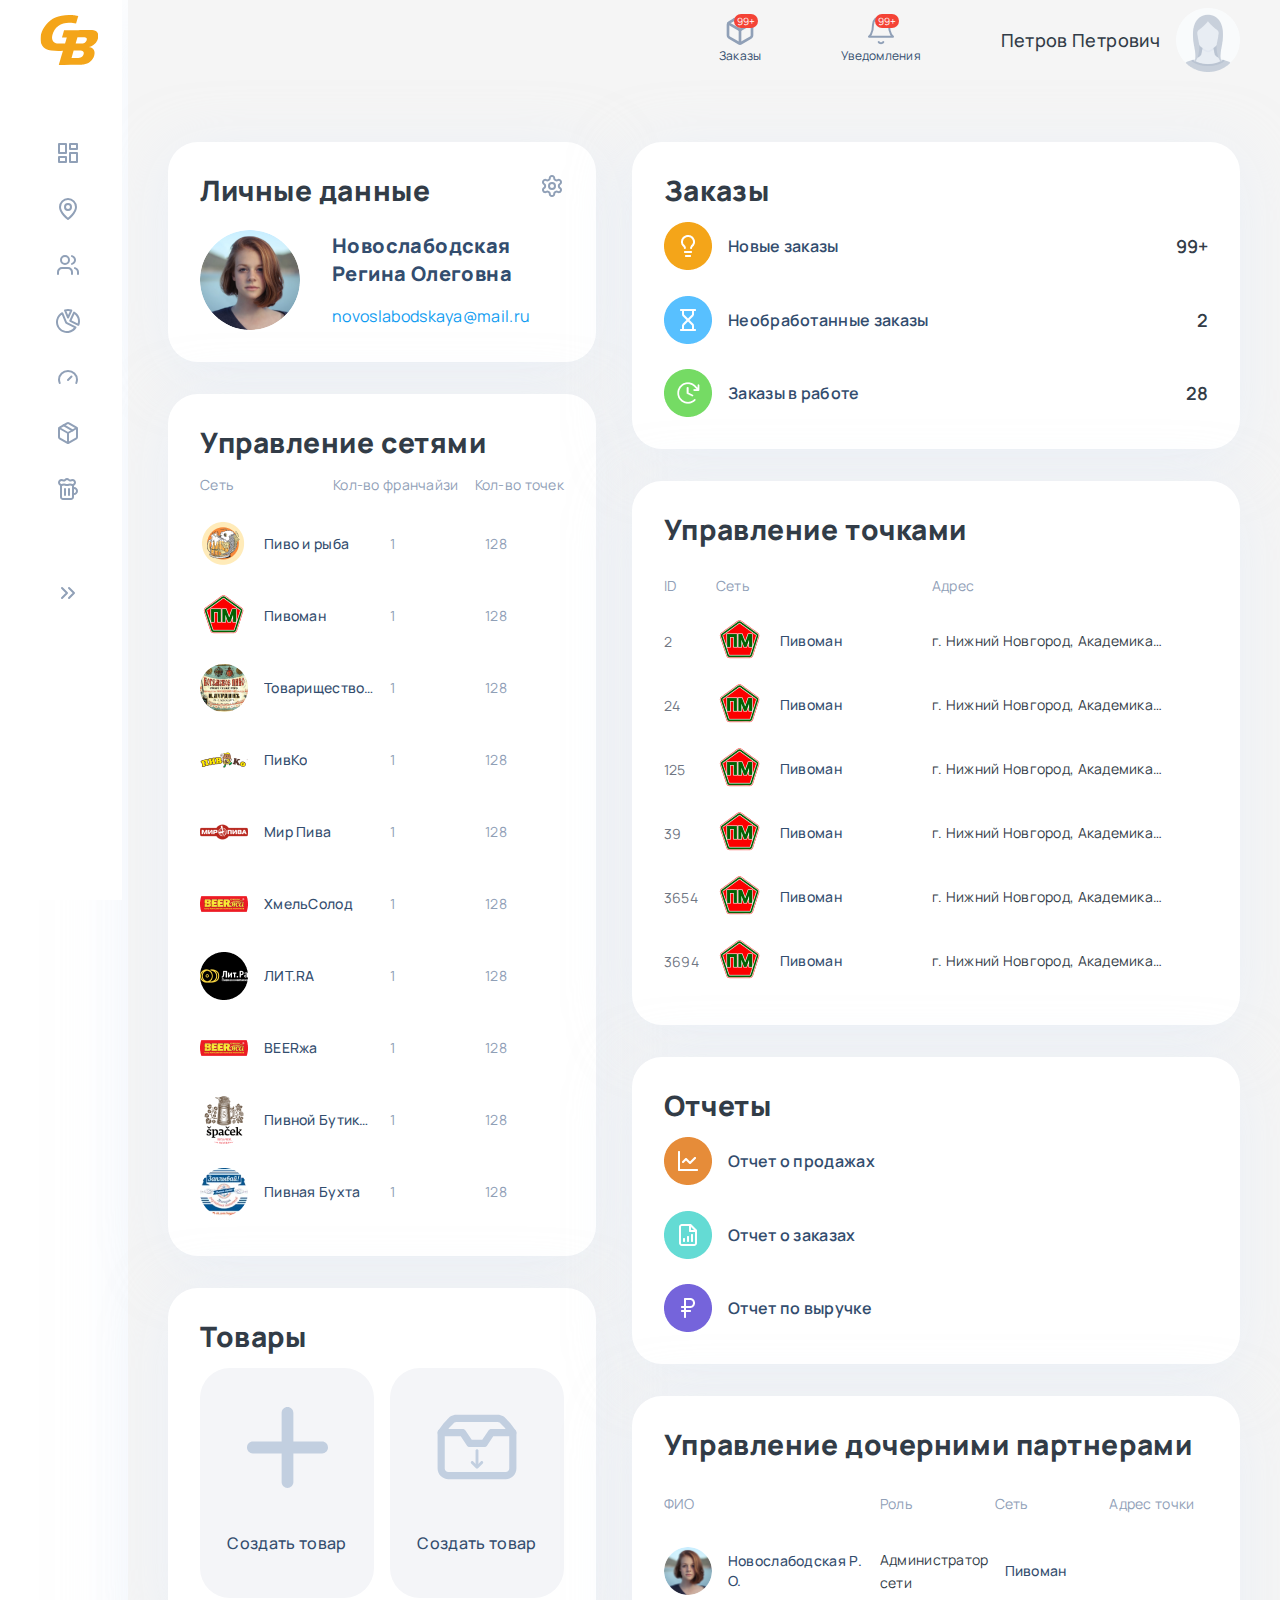
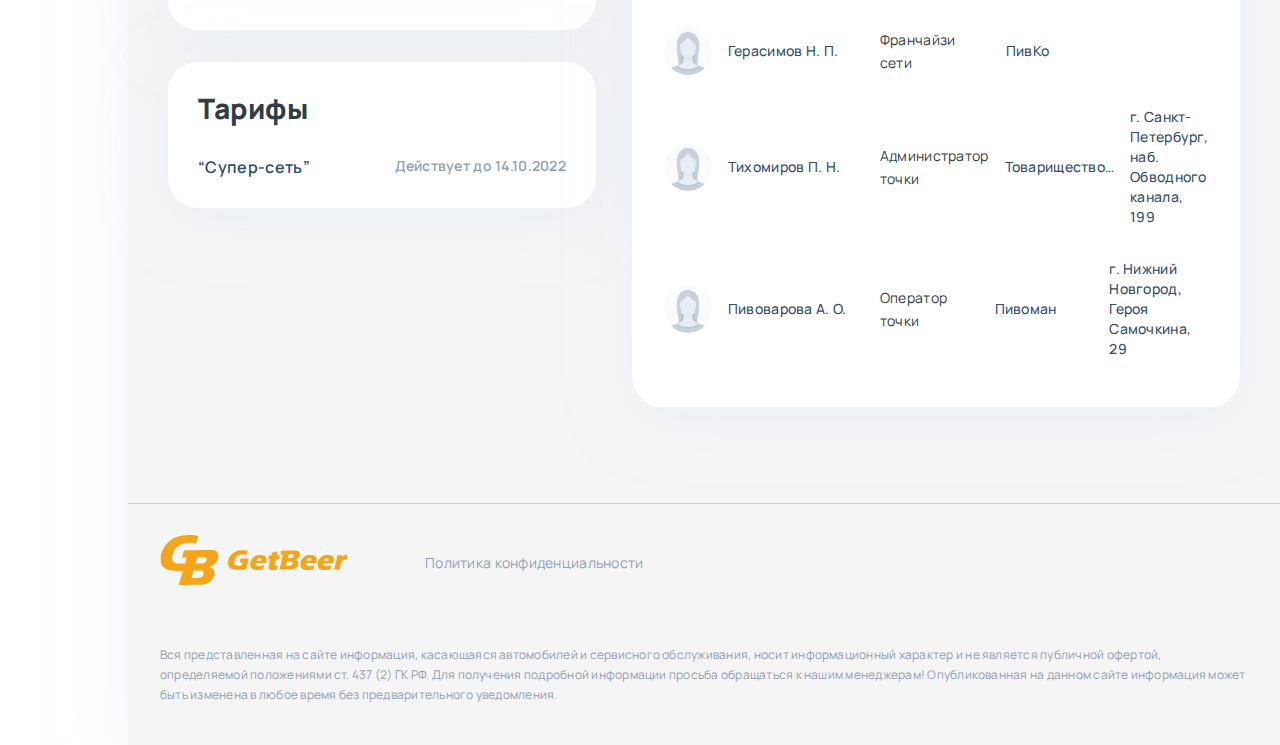
<file: index.html>
<!DOCTYPE html>
<html lang="ru">
<head>
    <meta charset="UTF-8">
    <meta http-equiv="X-UA-Compatible" content="IE=edge">
    <meta name="viewport" content="width=device-width, initial-scale=1.0">
    <link href="https://fonts.googleapis.com/css?family=Manrope:200,300,regular,500,600,700,800" rel="stylesheet" />
    <link rel="stylesheet" href="./sass/main.css">
    <title>Дашборд</title>
</head>
<body id="dashbor">
    <div class="">
        <aside class="page-sidebar">
           
            <nav class="menu-left">
                <ul class="menu-left__list">
                    <li class="menu-left__item menu-left__item--logo">
                        <a href="#" class="logos__long">
                            <img src="./imgs/icon/logo.svg" alt="logo site">
                        </a>
                    </li>
                    <li class="menu-left__item">
                        <a href="#" class="menu-left__link">
                            <svg width="24" height="24" viewBox="0 0 24 24" fill="none" xmlns="http://www.w3.org/2000/svg">
                                <path d="M10 3H3V12H10V3Z" stroke="#90A0B7" stroke-width="2" stroke-linecap="round" stroke-linejoin="round"/>
                                <path d="M21 3H14V8H21V3Z" stroke="#90A0B7" stroke-width="2" stroke-linecap="round" stroke-linejoin="round"/>
                                <path d="M21 12H14V21H21V12Z" stroke="#90A0B7" stroke-width="2" stroke-linecap="round" stroke-linejoin="round"/>
                                <path d="M10 16H3V21H10V16Z" stroke="#90A0B7" stroke-width="2" stroke-linecap="round" stroke-linejoin="round"/>
                            </svg>
                                
                            <span class="menu-left__link-text">Дашборд</span>

                            <svg width="24" height="24" viewBox="0 0 24 24" fill="none" xmlns="http://www.w3.org/2000/svg">
                                <path d="M10.0465 16.4463C9.85121 16.6415 9.85121 16.9581 10.0465 17.1534C10.2417 17.3486 10.5583 17.3486 10.7536 17.1534L10.0465 16.4463ZM15.2 11.9998L15.5536 12.3534L15.9071 11.9998L15.5536 11.6463L15.2 11.9998ZM10.7536 6.84625C10.5583 6.65099 10.2417 6.65099 10.0465 6.84625C9.85121 7.04151 9.85121 7.3581 10.0465 7.55336L10.7536 6.84625ZM10.7536 17.1534L15.5536 12.3534L14.8465 11.6463L10.0465 16.4463L10.7536 17.1534ZM15.5536 11.6463L10.7536 6.84625L10.0465 7.55336L14.8465 12.3534L15.5536 11.6463Z" fill="#90A0B7"/>
                            </svg>
                                
                        </a>
                    </li>
                    <li class="menu-left__item">
                        <a href="#" class="menu-left__link">
                            <svg width="24" height="24" viewBox="0 0 24 24" fill="none" xmlns="http://www.w3.org/2000/svg">
                                <path d="M20 10C20 16 12 22 12 22C12 22 4 16 4 10C4 7.87827 4.84285 5.84344 6.34315 4.34315C7.84344 2.84285 9.87827 2 12 2C14.1217 2 16.1566 2.84285 17.6569 4.34315C19.1571 5.84344 20 7.87827 20 10V10Z" stroke="#90A0B7" stroke-width="2" stroke-linecap="round" stroke-linejoin="round"/>
                                <path d="M12 13C13.6569 13 15 11.6569 15 10C15 8.34315 13.6569 7 12 7C10.3431 7 9 8.34315 9 10C9 11.6569 10.3431 13 12 13Z" stroke="#90A0B7" stroke-width="2" stroke-linecap="round" stroke-linejoin="round"/>
                            </svg>
                            <span class="menu-left__link-text">Объекты</span>

                            <svg width="24" height="24" viewBox="0 0 24 24" fill="none" xmlns="http://www.w3.org/2000/svg">
                                <path d="M10.0465 16.4463C9.85121 16.6415 9.85121 16.9581 10.0465 17.1534C10.2417 17.3486 10.5583 17.3486 10.7536 17.1534L10.0465 16.4463ZM15.2 11.9998L15.5536 12.3534L15.9071 11.9998L15.5536 11.6463L15.2 11.9998ZM10.7536 6.84625C10.5583 6.65099 10.2417 6.65099 10.0465 6.84625C9.85121 7.04151 9.85121 7.3581 10.0465 7.55336L10.7536 6.84625ZM10.7536 17.1534L15.5536 12.3534L14.8465 11.6463L10.0465 16.4463L10.7536 17.1534ZM15.5536 11.6463L10.7536 6.84625L10.0465 7.55336L14.8465 12.3534L15.5536 11.6463Z" fill="#90A0B7"/>
                            </svg>
                        </a>
                    </li>
                    <li class="menu-left__item">
                        <a href="#" class="menu-left__link">
                            <svg width="24" height="24" viewBox="0 0 24 24" fill="none" xmlns="http://www.w3.org/2000/svg">
                                <path d="M16 21V19C16 17.9391 15.5786 16.9217 14.8284 16.1716C14.0783 15.4214 13.0609 15 12 15H6C4.93913 15 3.92172 15.4214 3.17157 16.1716C2.42143 16.9217 2 17.9391 2 19V21" stroke="#90A0B7" stroke-width="2" stroke-linecap="round" stroke-linejoin="round"/>
                                <path d="M9 11C11.2091 11 13 9.20914 13 7C13 4.79086 11.2091 3 9 3C6.79086 3 5 4.79086 5 7C5 9.20914 6.79086 11 9 11Z" stroke="#90A0B7" stroke-width="2" stroke-linecap="round" stroke-linejoin="round"/>
                                <path d="M22 20.9999V18.9999C21.9993 18.1136 21.7044 17.2527 21.1614 16.5522C20.6184 15.8517 19.8581 15.3515 19 15.1299" stroke="#90A0B7" stroke-width="2" stroke-linecap="round" stroke-linejoin="round"/>
                                <path d="M16 3.12988C16.8604 3.35018 17.623 3.85058 18.1676 4.55219C18.7122 5.2538 19.0078 6.11671 19.0078 7.00488C19.0078 7.89305 18.7122 8.75596 18.1676 9.45757C17.623 10.1592 16.8604 10.6596 16 10.8799" stroke="#90A0B7" stroke-width="2" stroke-linecap="round" stroke-linejoin="round"/>
                            </svg>
                                
                            <span class="menu-left__link-text">Дочерние партнеры</span>

                            <svg width="24" height="24" viewBox="0 0 24 24" fill="none" xmlns="http://www.w3.org/2000/svg">
                                <path d="M10.0465 16.4463C9.85121 16.6415 9.85121 16.9581 10.0465 17.1534C10.2417 17.3486 10.5583 17.3486 10.7536 17.1534L10.0465 16.4463ZM15.2 11.9998L15.5536 12.3534L15.9071 11.9998L15.5536 11.6463L15.2 11.9998ZM10.7536 6.84625C10.5583 6.65099 10.2417 6.65099 10.0465 6.84625C9.85121 7.04151 9.85121 7.3581 10.0465 7.55336L10.7536 6.84625ZM10.7536 17.1534L15.5536 12.3534L14.8465 11.6463L10.0465 16.4463L10.7536 17.1534ZM15.5536 11.6463L10.7536 6.84625L10.0465 7.55336L14.8465 12.3534L15.5536 11.6463Z" fill="#90A0B7"/>
                            </svg>

                        </a>
                    </li>
                    <li class="menu-left__item">
                        <a href="#" class="menu-left__link">
                            <svg width="24" height="24" viewBox="0 0 24 24" fill="none" xmlns="http://www.w3.org/2000/svg">
                                <path d="M10.8965 14.0478L19.4701 18.3469C18.788 19.4234 17.9048 20.3624 16.8659 21.1109C15.5554 22.0552 14.0358 22.6684 12.437 22.8982C10.8381 23.128 9.20743 22.9675 7.68402 22.4305C6.16061 21.8935 4.78973 20.9959 3.68837 19.8144C2.58701 18.6328 1.78787 17.2023 1.35913 15.6449C0.930401 14.0876 0.884809 12.4496 1.22625 10.8709C1.56769 9.29207 2.28602 7.81933 3.31995 6.57831C4.1396 5.5945 5.13829 4.77946 6.25996 4.17455L9.94667 13.0287C10.1309 13.4713 10.468 13.8329 10.8965 14.0478ZM12.0437 8.53842L9.05743 1.44215C10.0655 1.13221 11.1182 0.982858 12.1769 1.00156C13.2355 1.02027 14.2824 1.20672 15.2788 1.55208L12.0437 8.53842ZM18.0548 3.59221C18.9245 4.10257 19.7139 4.74239 20.3949 5.49126C21.301 6.48767 21.9969 7.65666 22.4407 8.92826C22.8845 10.1999 23.0673 11.5479 22.978 12.8918C22.9108 13.9018 22.6911 14.8938 22.3279 15.8345L14.2979 11.7704L18.0548 3.59221Z" stroke="#90A0B7" stroke-width="2" stroke-linejoin="round"/>
                            </svg>  
                            <span class="menu-left__link-text">Отчеты</span>

                            <svg width="24" height="24" viewBox="0 0 24 24" fill="none" xmlns="http://www.w3.org/2000/svg">
                                <path d="M10.0465 16.4463C9.85121 16.6415 9.85121 16.9581 10.0465 17.1534C10.2417 17.3486 10.5583 17.3486 10.7536 17.1534L10.0465 16.4463ZM15.2 11.9998L15.5536 12.3534L15.9071 11.9998L15.5536 11.6463L15.2 11.9998ZM10.7536 6.84625C10.5583 6.65099 10.2417 6.65099 10.0465 6.84625C9.85121 7.04151 9.85121 7.3581 10.0465 7.55336L10.7536 6.84625ZM10.7536 17.1534L15.5536 12.3534L14.8465 11.6463L10.0465 16.4463L10.7536 17.1534ZM15.5536 11.6463L10.7536 6.84625L10.0465 7.55336L14.8465 12.3534L15.5536 11.6463Z" fill="#90A0B7"/>
                            </svg>
                        </a>
                    </li>
                    <li class="menu-left__item">
                        <a href="#" class="menu-left__link">
                            <svg width="24" height="24" viewBox="0 0 24 24" fill="none" xmlns="http://www.w3.org/2000/svg">
                                <path d="M12 15L15.5 11.5" stroke="#90A0B7" stroke-width="2" stroke-linecap="round" stroke-linejoin="round"/>
                                <path d="M20.3 18C20.7 17 21 15.8 21 14.6C21 9.8 17 6 12 6C7 6 3 9.8 3 14.6C3 15.8 3.3 17 3.7 18" stroke="#90A0B7" stroke-width="2" stroke-linecap="round" stroke-linejoin="round"/>
                            </svg>
                                 
                            <span class="menu-left__link-text">Тарифы</span>

                            <svg width="24" height="24" viewBox="0 0 24 24" fill="none" xmlns="http://www.w3.org/2000/svg">
                                <path d="M10.0465 16.4463C9.85121 16.6415 9.85121 16.9581 10.0465 17.1534C10.2417 17.3486 10.5583 17.3486 10.7536 17.1534L10.0465 16.4463ZM15.2 11.9998L15.5536 12.3534L15.9071 11.9998L15.5536 11.6463L15.2 11.9998ZM10.7536 6.84625C10.5583 6.65099 10.2417 6.65099 10.0465 6.84625C9.85121 7.04151 9.85121 7.3581 10.0465 7.55336L10.7536 6.84625ZM10.7536 17.1534L15.5536 12.3534L14.8465 11.6463L10.0465 16.4463L10.7536 17.1534ZM15.5536 11.6463L10.7536 6.84625L10.0465 7.55336L14.8465 12.3534L15.5536 11.6463Z" fill="#90A0B7"/>
                            </svg>
                        </a>
                    </li>
                    <li class="menu-left__item">
                        <a href="#" class="menu-left__link">
                            <svg width="24" height="24" viewBox="0 0 24 24" fill="none" xmlns="http://www.w3.org/2000/svg">
                                <path d="M16.5 9.39996L7.5 4.20996" stroke="#90A0B7" stroke-width="2" stroke-linecap="round" stroke-linejoin="round"/>
                                <path d="M21 15.9999V7.9999C20.9996 7.64918 20.9071 7.30471 20.7315 7.00106C20.556 6.69742 20.3037 6.44526 20 6.2699L13 2.2699C12.696 2.09437 12.3511 2.00195 12 2.00195C11.6489 2.00195 11.304 2.09437 11 2.2699L4 6.2699C3.69626 6.44526 3.44398 6.69742 3.26846 7.00106C3.09294 7.30471 3.00036 7.64918 3 7.9999V15.9999C3.00036 16.3506 3.09294 16.6951 3.26846 16.9987C3.44398 17.3024 3.69626 17.5545 4 17.7299L11 21.7299C11.304 21.9054 11.6489 21.9979 12 21.9979C12.3511 21.9979 12.696 21.9054 13 21.7299L20 17.7299C20.3037 17.5545 20.556 17.3024 20.7315 16.9987C20.9071 16.6951 20.9996 16.3506 21 15.9999Z" stroke="#90A0B7" stroke-width="2" stroke-linecap="round" stroke-linejoin="round"/>
                                <path d="M3.29004 7L12 12L20.71 7" stroke="#90A0B7" stroke-width="2" stroke-linecap="round" stroke-linejoin="round"/>
                                <path d="M12 22V12" stroke="#90A0B7" stroke-width="2" stroke-linecap="round" stroke-linejoin="round"/>
                            </svg>  
                            <span class="menu-left__link-text">Заказы</span>

                            <svg width="24" height="24" viewBox="0 0 24 24" fill="none" xmlns="http://www.w3.org/2000/svg">
                                <path d="M10.0465 16.4463C9.85121 16.6415 9.85121 16.9581 10.0465 17.1534C10.2417 17.3486 10.5583 17.3486 10.7536 17.1534L10.0465 16.4463ZM15.2 11.9998L15.5536 12.3534L15.9071 11.9998L15.5536 11.6463L15.2 11.9998ZM10.7536 6.84625C10.5583 6.65099 10.2417 6.65099 10.0465 6.84625C9.85121 7.04151 9.85121 7.3581 10.0465 7.55336L10.7536 6.84625ZM10.7536 17.1534L15.5536 12.3534L14.8465 11.6463L10.0465 16.4463L10.7536 17.1534ZM15.5536 11.6463L10.7536 6.84625L10.0465 7.55336L14.8465 12.3534L15.5536 11.6463Z" fill="#90A0B7"/>
                            </svg>
                        </a>
                    </li>
                    <li class="menu-left__item">
                        <a href="#" class="menu-left__link">
                            <svg width="24" height="24" viewBox="0 0 24 24" fill="none" xmlns="http://www.w3.org/2000/svg">
                                <path d="M17 11H18C18.7956 11 19.5587 11.3161 20.1213 11.8787C20.6839 12.4413 21 13.2044 21 14C21 14.7956 20.6839 15.5587 20.1213 16.1213C19.5587 16.6839 18.7956 17 18 17H17" stroke="#90A0B7" stroke-width="2" stroke-linecap="round" stroke-linejoin="round"/>
                                <path d="M9 12V18" stroke="#90A0B7" stroke-width="2" stroke-linecap="round" stroke-linejoin="round"/>
                                <path d="M13 12V18" stroke="#90A0B7" stroke-width="2" stroke-linecap="round" stroke-linejoin="round"/>
                                <path d="M14 7.5C13 7.5 12.56 8 11 8C9.44 8 9 7.5 8 7.5C7 7.5 6.28 8 5.5 8C4.83696 8 4.20107 7.73661 3.73223 7.26777C3.26339 6.79893 3 6.16304 3 5.5C3 4.83696 3.26339 4.20107 3.73223 3.73223C4.20107 3.26339 4.83696 3 5.5 3C6.28 3 7.07 3.5 8 3.5C8.93 3.5 9.44 2 11 2C12.56 2 13 3.5 14 3.5C15 3.5 15.72 3 16.5 3C17.163 3 17.7989 3.26339 18.2678 3.73223C18.7366 4.20107 19 4.83696 19 5.5C19 6.16304 18.7366 6.79893 18.2678 7.26777C17.7989 7.73661 17.163 8 16.5 8C15.72 8 15 7.5 14 7.5Z" stroke="#90A0B7" stroke-width="2" stroke-linecap="round" stroke-linejoin="round"/>
                                <path d="M5 8V20C5 20.5304 5.21071 21.0391 5.58579 21.4142C5.96086 21.7893 6.46957 22 7 22H15C15.5304 22 16.0391 21.7893 16.4142 21.4142C16.7893 21.0391 17 20.5304 17 20V8" stroke="#90A0B7" stroke-width="2" stroke-linecap="round" stroke-linejoin="round"/>
                            </svg>
                                
                            <span class="menu-left__link-text">Товары</span>

                            <svg width="24" height="24" viewBox="0 0 24 24" fill="none" xmlns="http://www.w3.org/2000/svg">
                                <path d="M10.0465 16.4463C9.85121 16.6415 9.85121 16.9581 10.0465 17.1534C10.2417 17.3486 10.5583 17.3486 10.7536 17.1534L10.0465 16.4463ZM15.2 11.9998L15.5536 12.3534L15.9071 11.9998L15.5536 11.6463L15.2 11.9998ZM10.7536 6.84625C10.5583 6.65099 10.2417 6.65099 10.0465 6.84625C9.85121 7.04151 9.85121 7.3581 10.0465 7.55336L10.7536 6.84625ZM10.7536 17.1534L15.5536 12.3534L14.8465 11.6463L10.0465 16.4463L10.7536 17.1534ZM15.5536 11.6463L10.7536 6.84625L10.0465 7.55336L14.8465 12.3534L15.5536 11.6463Z" fill="#90A0B7"/>
                            </svg>
                        </a>
                    </li>
                    <li class="menu-left__item menu-left__item--bottom" data-off="true">
                        <a href="#" class="menu-left__link">
                            <svg width="24" height="24" viewBox="0 0 24 24" fill="none" xmlns="http://www.w3.org/2000/svg" class="close-icon">
                                <path d="M11 17L6 12L11 7" stroke="#90A0B7" stroke-width="2" stroke-linecap="round" stroke-linejoin="round"/>
                                <path d="M18 17L13 12L18 7" stroke="#90A0B7" stroke-width="2" stroke-linecap="round" stroke-linejoin="round"/>
                            </svg>
                                
                                
                            <span class="menu-left__link-text">Свернуть</span>
                        </a>
                    </li>
                </ul>
            </nav>
        </aside>
        <div class="page-body">
            <header class="header">
                <div class="header__container">
                    <nav class="header__menu menu-top">
                        <ul class="menu-top__list">
                            <li class="menu-top__item">
                                <a href="#">
                                    <div class="menu-top__icon">
                                        <svg width="24" height="24" viewBox="0 0 24 24" fill="none" xmlns="http://www.w3.org/2000/svg">
                                            <path d="M16.5 9.39996L7.5 4.20996" stroke="#90A0B7" stroke-width="2" stroke-linecap="round" stroke-linejoin="round"/>
                                            <path d="M21 15.9999V7.9999C20.9996 7.64918 20.9071 7.30471 20.7315 7.00106C20.556 6.69742 20.3037 6.44526 20 6.2699L13 2.2699C12.696 2.09437 12.3511 2.00195 12 2.00195C11.6489 2.00195 11.304 2.09437 11 2.2699L4 6.2699C3.69626 6.44526 3.44398 6.69742 3.26846 7.00106C3.09294 7.30471 3.00036 7.64918 3 7.9999V15.9999C3.00036 16.3506 3.09294 16.6951 3.26846 16.9987C3.44398 17.3024 3.69626 17.5545 4 17.7299L11 21.7299C11.304 21.9054 11.6489 21.9979 12 21.9979C12.3511 21.9979 12.696 21.9054 13 21.7299L20 17.7299C20.3037 17.5545 20.556 17.3024 20.7315 16.9987C20.9071 16.6951 20.9996 16.3506 21 15.9999Z" stroke="#90A0B7" stroke-width="2" stroke-linecap="round" stroke-linejoin="round"/>
                                            <path d="M3.29004 7L12 12L20.71 7" stroke="#90A0B7" stroke-width="2" stroke-linecap="round" stroke-linejoin="round"/>
                                            <path d="M12 22V12" stroke="#90A0B7" stroke-width="2" stroke-linecap="round" stroke-linejoin="round"/>
                                        </svg>
                                        <div class="menu-top__icon-number">
                                            <span class="menu-top__icon-number-qt">99</span> <span  class="menu-top__icon-number-sign">+</span>
                                        </div>
                                            
                                    </div>
                                    <div class="menu-top__text">
                                        Заказы
                                    </div>
                                    
                                </a>
                                <div class="menu-top__popUp" >
                                    <a href="#" class="compte">
                                        <span class="compte__text">Новые заказы</span>
                                        <span class="compte__number">99+</span>
                                    </a>
                                    <a href="#" class="compte">
                                        <span class="compte__text">Необработанные заказы</span>
                                        <span class="compte__number compte__number--blue">20</span>
                                    </a>
                                    <a href="#" class="compte">
                                        <span class="compte__text">Заказы в работе</span>
                                        <span class="compte__number compte__number--green">5</span>
                                    </a>
                                  <div class=" menu-top__popUp-contenairLink">
                                    <a href="#" class="menu-top__popUp-link">На страницу заказов</a>
                                  </div>
                                </div>
                            </li>
                            <li class="menu-top__item">
                               <a href="#">
                                <div class="menu-top__icon">
                                    <svg width="32" height="32" viewBox="0 0 32 32" fill="none" xmlns="http://www.w3.org/2000/svg">
                                        <path d="M24 10.668C24 8.54624 23.1571 6.51141 21.6569 5.01111C20.1566 3.51082 18.1217 2.66797 16 2.66797C13.8783 2.66797 11.8434 3.51082 10.3431 5.01111C8.84286 6.51141 8 8.54624 8 10.668C8 20.0013 4 22.668 4 22.668H28C28 22.668 24 20.0013 24 10.668Z" stroke="#90A0B7" stroke-width="2" stroke-linecap="round" stroke-linejoin="round"/>
                                        <path d="M18.3067 28C18.0723 28.4041 17.7358 28.7395 17.331 28.9727C16.9262 29.2059 16.4672 29.3286 16 29.3286C15.5329 29.3286 15.0739 29.2059 14.6691 28.9727C14.2642 28.7395 13.9278 28.4041 13.6934 28" stroke="#90A0B7" stroke-width="2" stroke-linecap="round" stroke-linejoin="round"/>
                                    </svg>
                                        
                                    <div class="menu-top__icon-number">
                                        <span class="menu-top__icon-number-qt">99</span> <span  class="menu-top__icon-number-sign">+</span>
                                    </div>
                                        
                                </div>
                                <div class="menu-top__text">
                                    Уведомления
                                </div>
                               </a>
                               <div class="menu-top__popUp menu-top__popUp--notification">
                                <a href="#" class="notification notification--new">
                                    <div class="notification__text">Заказ №123456 оплачен</div>
                                    <div class="notification__date">Сейчас</div>
                                </a>
                                <a href="#" class="notification">
                                    <div class="notification__text">Иванов И. А. назначил себе роль “Франчайзи”</div>
                                    <div class="notification__date">Вчера в 18:06</div>
                                </a>
                                <a href="#" class="notification">
                                    <div class="notification__text">08.06 исекает срок действия вашего тарифа. Продлите подписку для продолжения работы.</div>
                                    <div class="notification__date">26 июн в 19:00</div>
                                </a>
                                <a href="#" class="notification">
                                    <div class="notification__text">Тариф “Продвинутый владелец” активирован</div>
                                    <div class="notification__date">03 мая в 14:56</div>
                                </a>
                                <a href="#" class="notification">
                                    <div class="notification__text">Заказ №45897856 оплачен</div>
                                    <div class="notification__date">10 мар в 14:56</div>
                                </a>
                              <div class=" menu-top__popUp-contenairLink">
                                <a href="#" class="menu-top__popUp-link">Показать все</a>
                              </div>
                               </div>
                            </li>
                            <li class="menu-top__item menu-top__item--mobile">
                                <a href="#" class="menu-top__logo">
                                    <img src="./imgs/picture/logo.png" alt=" logo site" class="menu-top__item-logo menu-top__item-logo--big">
                                    <img src="./imgs/picture/logo-court.png" alt=" logo site" class="menu-top__item-logo menu-top__item-logo--small">
                                </a>
                            </li>
                            <li class="menu-top__item">
                                <a href="#" class="menu-top__user">
                                    <div class="menu-top__user-name">
                                        Петров Петрович
                                    </div>
                                    <div class="menu-top__user-img">
                                        <img src="./imgs/picture/user.png" alt=" user profil picture">        
                                    </div>
                                </a>
                                <div class="menu-top__popUp menu-top__popUp--session">
                                   <a href="#" class="link-user-pop link-user-pop--link">Личные данные</a>
                                   <a href="#" class="link-user-pop link-user-pop--btn">Выйти</a>
                                 
                                </div>
                            </li>
                            
                        </ul>
                    </nav>
                </div>
            </header>
           
            <section class="dashbord">
                <div class="dashbord__content">
                   <div class="dashbord__left">
                        <div class="perso-data">
                            <div class="perso-data__content">
                                <div class="perso-data__header">
                                <h2 class="perso-data__title">Личные данные</h2>
                                <button class="perso-data__button">
                                        <svg width="24" height="24" viewBox="0 0 24 24" fill="none" xmlns="http://www.w3.org/2000/svg">
                                            <path d="M12.22 2H11.78C11.2496 2 10.7409 2.21071 10.3658 2.58579C9.99072 2.96086 9.78 3.46957 9.78 4V4.18C9.77964 4.53073 9.68706 4.87519 9.51154 5.17884C9.33602 5.48248 9.08374 5.73464 8.78 5.91L8.35 6.16C8.04596 6.33554 7.70108 6.42795 7.35 6.42795C6.99893 6.42795 6.65404 6.33554 6.35 6.16L6.2 6.08C5.74107 5.81526 5.19584 5.74344 4.684 5.88031C4.17217 6.01717 3.73555 6.35154 3.47 6.81L3.25 7.19C2.98526 7.64893 2.91345 8.19416 3.05031 8.706C3.18717 9.21783 3.52154 9.65445 3.98 9.92L4.13 10.02C4.43228 10.1945 4.68362 10.4451 4.85905 10.7468C5.03448 11.0486 5.1279 11.391 5.13 11.74V12.25C5.1314 12.6024 5.03965 12.949 4.86405 13.2545C4.68844 13.5601 4.43521 13.8138 4.13 13.99L3.98 14.08C3.52154 14.3456 3.18717 14.7822 3.05031 15.294C2.91345 15.8058 2.98526 16.3511 3.25 16.81L3.47 17.19C3.73555 17.6485 4.17217 17.9828 4.684 18.1197C5.19584 18.2566 5.74107 18.1847 6.2 17.92L6.35 17.84C6.65404 17.6645 6.99893 17.5721 7.35 17.5721C7.70108 17.5721 8.04596 17.6645 8.35 17.84L8.78 18.09C9.08374 18.2654 9.33602 18.5175 9.51154 18.8212C9.68706 19.1248 9.77964 19.4693 9.78 19.82V20C9.78 20.5304 9.99072 21.0391 10.3658 21.4142C10.7409 21.7893 11.2496 22 11.78 22H12.22C12.7504 22 13.2591 21.7893 13.6342 21.4142C14.0093 21.0391 14.22 20.5304 14.22 20V19.82C14.2204 19.4693 14.3129 19.1248 14.4885 18.8212C14.664 18.5175 14.9163 18.2654 15.22 18.09L15.65 17.84C15.954 17.6645 16.2989 17.5721 16.65 17.5721C17.0011 17.5721 17.346 17.6645 17.65 17.84L17.8 17.92C18.2589 18.1847 18.8042 18.2566 19.316 18.1197C19.8278 17.9828 20.2645 17.6485 20.53 17.19L20.75 16.8C21.0147 16.3411 21.0866 15.7958 20.9497 15.284C20.8128 14.7722 20.4785 14.3356 20.02 14.07L19.87 13.99C19.5648 13.8138 19.3116 13.5601 19.136 13.2545C18.9604 12.949 18.8686 12.6024 18.87 12.25V11.75C18.8686 11.3976 18.9604 11.051 19.136 10.7455C19.3116 10.4399 19.5648 10.1862 19.87 10.01L20.02 9.92C20.4785 9.65445 20.8128 9.21783 20.9497 8.706C21.0866 8.19416 21.0147 7.64893 20.75 7.19L20.53 6.81C20.2645 6.35154 19.8278 6.01717 19.316 5.88031C18.8042 5.74344 18.2589 5.81526 17.8 6.08L17.65 6.16C17.346 6.33554 17.0011 6.42795 16.65 6.42795C16.2989 6.42795 15.954 6.33554 15.65 6.16L15.22 5.91C14.9163 5.73464 14.664 5.48248 14.4885 5.17884C14.3129 4.87519 14.2204 4.53073 14.22 4.18V4C14.22 3.46957 14.0093 2.96086 13.6342 2.58579C13.2591 2.21071 12.7504 2 12.22 2V2Z" stroke="#90A0B7" stroke-width="2" stroke-linecap="round" stroke-linejoin="round"/>
                                            <path d="M12 15C13.6569 15 15 13.6569 15 12C15 10.3431 13.6569 9 12 9C10.3431 9 9 10.3431 9 12C9 13.6569 10.3431 15 12 15Z" stroke="#90A0B7" stroke-width="2" stroke-linecap="round" stroke-linejoin="round"/>
                                        </svg> 
                                </button>
                                </div>
                                <div class="perso-data__info">
                                    <div class="perso-data__img">
                                            <img src="./imgs/picture/avatar.png" alt=" person">
                                    </div>
                                    <div class="perso-data__body">
                                            <div class="perso-data__name">
                                                Новослабодская Регина Олеговна
                                            </div>
                                            <a href="mailto:novoslabodskaya@mail.ru" class="perso-data__link">novoslabodskaya@mail.ru</a>
                                    </div>
                                </div>
                            </div>
                        </div>
                         <div class="network">
                            <div class="network__content">
                              
                                <h2 class="network__title h2">Управление сетями</h2>
                               <div class="network__table">
                                <div class="network__container-network">
                                    <div class="network__header">
                                        <div class="network__row">
                                            <div class="network__row-left">
                                                <div class="network__row-title">Сеть</div>
                                            </div>
                                            <div class="network__row-right">
                                                <div class="network__row-title">Кол-во франчайзи</div>
                                                <div class="network__row-title">Кол-во точек</div>
                                            </div>
                                        </div>
                                   </div>
                                   <div class="network__wrapper">
                                        <a href="#" class="network__row">
                                            <div class="network__row-left">
                                                <div class="table__body">
                                                    <div class="table__img">
                                                        <img src="./imgs/picture/net-1.png" alt="">
                                                    </div>
                                                    <div class="table__name">
                                                        Пиво и рыба
                                                    </div>
                                                </div>
                                            </div>
                                            <div class="network__row-right">
                                                <div class="network__row-title">1</div>
                                                <div class="network__row-title">128</div>
                                            </div>
                                        </a>
                                   </div>
                                   <div class="network__wrapper">
                                        <a href="#" class="network__row">
                                            <div class="network__row-left">
                                                <div class="table__body">
                                                    <div class="table__img">
                                                        <img src="./imgs/picture/net-2.png" alt="">
                                                    </div>
                                                    <div class="table__name">
                                                        Пивоман
                                                    </div>
                                                </div>
                                            </div>
                                            <div class="network__row-right">
                                                <div class="network__row-title">1</div>
                                                <div class="network__row-title">128</div>
                                            </div>
                                        </a>
                                   </div>
                                   <div class="network__wrapper">
                                    <a href="#" class="network__row">
                                        <div class="network__row-left">
                                            <div class="table__body">
                                                <div class="table__img">
                                                    <img src="./imgs/picture/net-3.png" alt="">
                                                </div>
                                                <div class="table__name">
                                                    Товарищество пиво- и медоваренного завода Ивана Дурдина
                                                </div>
                                            </div>
                                        </div>
                                        <div class="network__row-right">
                                            <div class="network__row-title">1</div>
                                            <div class="network__row-title">128</div>
                                        </div>
                                    </a>
                                    </div>
                                    <div class="network__wrapper">
                                        <a href="#" class="network__row">
                                            <div class="network__row-left">
                                                <div class="table__body">
                                                    <div class="table__img">
                                                        <img src="./imgs/picture/order-4.png" alt="">
                                                    </div>
                                                    <div class="table__name">
                                                        ПивКо
                                                    </div>
                                                </div>
                                            </div>
                                            <div class="network__row-right">
                                                <div class="network__row-title">1</div>
                                                <div class="network__row-title">128</div>
                                            </div>
                                        </a>
                                    </div>
                                    <div class="network__wrapper">
                                        <a href="#" class="network__row">
                                            <div class="network__row-left">
                                                <div class="table__body">
                                                    <div class="table__img">
                                                        <img src="./imgs/picture/order-5.png" alt="">
                                                    </div>
                                                    <div class="table__name">
                                                        Мир Пива
                                                    </div>
                                                </div>
                                            </div>
                                            <div class="network__row-right">
                                                <div class="network__row-title">1</div>
                                                <div class="network__row-title">128</div>
                                            </div>
                                        </a>
                                    </div>
                                    <div class="network__wrapper">
                                        <a href="#" class="network__row">
                                            <div class="network__row-left">
                                                <div class="table__body">
                                                    <div class="table__img">
                                                        <img src="./imgs/picture/order-7.png" alt="">
                                                    </div>
                                                    <div class="table__name">
                                                        ХмельСолод
                                                    </div>
                                                </div>
                                            </div>
                                            <div class="network__row-right">
                                                <div class="network__row-title">1</div>
                                                <div class="network__row-title">128</div>
                                            </div>
                                        </a>
                                    </div>
                                    <div class="network__wrapper">
                                        <a href="#" class="network__row">
                                            <div class="network__row-left">
                                                <div class="table__body">
                                                    <div class="table__img">
                                                        <img src="./imgs/picture/order-8.png" alt="">
                                                    </div>
                                                    <div class="table__name">
                                                        ЛИТ.RA
                                                    </div>
                                                </div>
                                            </div>
                                            <div class="network__row-right">
                                                <div class="network__row-title">1</div>
                                                <div class="network__row-title">128</div>
                                            </div>
                                        </a>
                                    </div>
                                    <div class="network__wrapper">
                                        <a href="#" class="network__row">
                                            <div class="network__row-left">
                                                <div class="table__body">
                                                    <div class="table__img">
                                                        <img src="./imgs/picture/order-7.png" alt="">
                                                    </div>
                                                    <div class="table__name">
                                                        BEERжа
                                                    </div>
                                                </div>
                                            </div>
                                            <div class="network__row-right">
                                                <div class="network__row-title">1</div>
                                                <div class="network__row-title">128</div>
                                            </div>
                                        </a>
                                    </div>
                                    <div class="network__wrapper">
                                        <a href="#" class="network__row">
                                            <div class="network__row-left">
                                                <div class="table__body">
                                                    <div class="table__img">
                                                        <img src="./imgs/picture/order-9.png" alt="">
                                                    </div>
                                                    <div class="table__name">
                                                        Пивной Бутик Шпачек
                                                    </div>
                                                </div>
                                            </div>
                                            <div class="network__row-right">
                                                <div class="network__row-title">1</div>
                                                <div class="network__row-title">128</div>
                                            </div>
                                        </a>
                                    </div>
                                    <div class="network__wrapper">
                                        <a href="#" class="network__row">
                                            <div class="network__row-left">
                                                <div class="table__body">
                                                    <div class="table__img">
                                                        <img src="./imgs/picture/order-10.png" alt="">
                                                    </div>
                                                    <div class="table__name">
                                                        Пивная Бухта
                                                    </div>
                                                </div>
                                            </div>
                                            <div class="network__row-right">
                                                <div class="network__row-title">1</div>
                                                <div class="network__row-title">128</div>
                                            </div>
                                        </a>
                                    </div>
                                </div>
                               </div>
                            </div>
                        </div> 
                        <div class="product">
                          <div class="product__content">
                            <h2 class="product__title h2">Товары</h2>
                            <div class="product__row">
                                <a href="#" class="product__item item-product">
                                    <div class="item-product__content">
                                        <div class="item-product__icon">
                                            <svg width="86" height="86" viewBox="0 0 86 86" fill="none" xmlns="http://www.w3.org/2000/svg">
                                                <path fill-rule="evenodd" clip-rule="evenodd" d="M43.5 3C46.7452 3 49.3759 5.63073 49.3759 8.8759V37.6241H78.1241C81.3693 37.6241 84 40.2548 84 43.5C84 46.7452 81.3693 49.3759 78.1241 49.3759H49.3759V78.1241C49.3759 81.3693 46.7452 84 43.5 84C40.2548 84 37.6241 81.3693 37.6241 78.1241V49.3759H8.8759C5.63073 49.3759 3 46.7452 3 43.5C3 40.2548 5.63073 37.6241 8.8759 37.6241H37.6241V8.8759C37.6241 5.63073 40.2548 3 43.5 3Z" fill="#C2CFE0"/>
                                            </svg>
                                                
                                        </div>
                                    </div>
                                    <div class="item-product__text">
                                        Создать товар
                                    </div>
                                </a>
                                <a href="#" class="product__item item-product">
                                    <div class="item-product__content">
                                        <div class="item-product__icon">
                                            <svg width="86" height="86" viewBox="0 0 86 86" fill="none" xmlns="http://www.w3.org/2000/svg">
                                                <path fill-rule="evenodd" clip-rule="evenodd" d="M3.5835 28.6673C3.5835 26.6883 5.18781 25.084 7.16683 25.084H28.6668C29.8649 25.084 30.9838 25.6828 31.6483 26.6796L37.7512 35.834H48.2491L54.352 26.6796C55.0166 25.6828 56.1354 25.084 57.3335 25.084H78.8335C80.8125 25.084 82.4168 26.6883 82.4168 28.6673C82.4168 30.6463 80.8125 32.2507 78.8335 32.2507H59.2512L53.1483 41.405C52.4838 42.4019 51.3649 43.0007 50.1668 43.0007H35.8335C34.6354 43.0007 33.5166 42.4019 32.852 41.405L26.7491 32.2507H7.16683C5.18781 32.2507 3.5835 30.6463 3.5835 28.6673Z" fill="#C2CFE0"/>
                                                <path fill-rule="evenodd" clip-rule="evenodd" d="M22.3599 10.75L63.6399 10.75C65.6399 10.7511 67.6018 11.31 69.3015 12.364C69.9833 12.7868 70.7941 13.5627 71.3362 14.0909C72.0013 14.7389 72.7557 15.5139 73.4525 16.2439C74.1535 16.9782 74.8157 17.6874 75.3015 18.2117C75.5448 18.4742 75.7448 18.6915 75.8845 18.8436L76.0469 19.0208L76.1049 19.0843C76.182 19.1689 76.2563 19.2585 76.3249 19.35L81.6999 26.5167C82.1651 27.1369 82.4166 27.8913 82.4166 28.6667V64.5C82.4166 67.3511 81.284 70.0854 79.268 72.1014C77.252 74.1174 74.5177 75.25 71.6666 75.25H14.3333C11.4822 75.25 8.74787 74.1174 6.73185 72.1014C4.71584 70.0854 3.58325 67.3511 3.58325 64.5V28.6667C3.58325 27.8913 3.83472 27.1369 4.29992 26.5167L9.67492 19.35C9.74354 19.2585 9.8165 19.1704 9.89355 19.0858L9.95299 19.0208L10.1153 18.8436C10.255 18.6915 10.4551 18.4742 10.6984 18.2117C11.1841 17.6874 11.8464 16.9782 12.5473 16.2439C13.2441 15.5139 13.9985 14.7389 14.6636 14.0909C15.2057 13.5627 16.0165 12.7868 16.6984 12.364C18.3981 11.31 20.36 10.7511 22.3599 10.75ZM15.3032 23.7901L10.7499 29.8611V64.5C10.7499 65.4504 11.1274 66.3618 11.7995 67.0338C12.4715 67.7058 13.3829 68.0833 14.3333 68.0833H71.6666C72.6169 68.0833 73.5284 67.7058 74.2004 67.0338C74.8724 66.3618 75.2499 65.4504 75.2499 64.5V29.8611L70.6967 23.7901L70.6055 23.6906C70.4721 23.5453 70.2795 23.3362 70.0446 23.0826C69.5739 22.5746 68.9373 21.8929 68.2686 21.1924C67.5957 20.4876 66.9096 19.7838 66.335 19.224C65.934 18.8333 65.6882 18.614 65.5735 18.5116C65.4886 18.4359 65.4755 18.4243 65.5246 18.4547C64.9582 18.1035 64.3051 17.9171 63.6387 17.9167H22.3611C21.6947 17.9171 21.0416 18.1035 20.4753 18.4547C20.5243 18.4243 20.5112 18.4359 20.4264 18.5116C20.3117 18.614 20.0658 18.8333 19.6649 19.224C19.0902 19.7838 18.4041 20.4876 17.7313 21.1924C17.0626 21.8929 16.4259 22.5746 15.9553 23.0826C15.7203 23.3362 15.5278 23.5453 15.3944 23.6906L15.3032 23.7901Z" fill="#C2CFE0"/>
                                                <path fill-rule="evenodd" clip-rule="evenodd" d="M43 45.1504C43.7916 45.1504 44.4333 45.7921 44.4333 46.5837V60.9171C44.4333 61.7087 43.7916 62.3504 43 62.3504C42.2084 62.3504 41.5667 61.7087 41.5667 60.9171V46.5837C41.5667 45.7921 42.2084 45.1504 43 45.1504Z" fill="#C2CFE0"/>
                                                <path fill-rule="evenodd" clip-rule="evenodd" d="M37.2089 57.5155C37.7686 56.9558 38.6762 56.9558 39.2359 57.5155L43.0002 61.2798L46.7644 57.5155C47.3242 56.9558 48.2317 56.9558 48.7915 57.5155C49.3512 58.0753 49.3512 58.9828 48.7915 59.5426L44.0137 64.3203C43.4539 64.8801 42.5464 64.8801 41.9867 64.3203L37.2089 59.5426C36.6491 58.9828 36.6491 58.0753 37.2089 57.5155Z" fill="#C2CFE0"/>
                                            </svg>
                                                
                                                
                                        </div>
                                    </div>
                                    <div class="item-product__text">
                                        Создать товар
                                    </div>
                                </a>
                            </div>
                          </div>
                        </div>
                        <div class="tarif">
                           <div class="tarif__content">
                                <h2 class="tarif__title h2">Тарифы</h2>
                                <div class="tarif__row">
                                    <div class="tarif__name">
                                        “Супер-сеть”
                                    </div>
                                    <div class="tarif__date">
                                        Действует до 14.10.2022
                                    </div>
                                </div>
                           </div>
                        </div>
                     
                   </div>

                   <div class="dashbord__right">
                        <div class="statistic">
                            <div class="statistic__content">
                                <h2 class="statistic__title">Заказы</h2>
                               <div class="statistic__row">
                                    <a href="#" class="statistic__item item-statistic">
                                        <div class="item-statistic__body">
                                            <div class="item-statistic__img">
                                                <img src="./imgs/icon/order-3.png" alt="icon">
                                            </div>
                                            <div class="item-statistic__title">
                                                Новые заказы
                                            </div>
                                        </div>
                                        <div class="item-statistic__number">
                                            99+
                                        </div>
                                    </a>
                                    <a href="#" class="statistic__item item-statistic">
                                        <div class="item-statistic__body">
                                            <div class="item-statistic__img">
                                                <img src="./imgs/icon/order-2.png" alt="icon">
                                            </div>
                                            <div class="item-statistic__title">
                                                Необработанные заказы
                                            </div>
                                        </div>
                                        <div class="item-statistic__number">
                                            2
                                        </div>
                                    </a>
                                    <a href="#" class="statistic__item item-statistic">
                                        <div class="item-statistic__body">
                                            <div class="item-statistic__img">
                                                <img src="./imgs/icon/order-1.png" alt="icon">
                                            </div>
                                            <div class="item-statistic__title">
                                                Заказы в работе
                                            </div>
                                        </div>
                                        <div class="item-statistic__number">
                                            28
                                        </div>
                                    </a>
                               </div>
                            </div>
                        </div>

                        <div class="tab">
                            <div class="tab__content">
                                <h2 class="h2 tab__main-title">Управление точками</h2>
                                <div class="tab__container-table">
                                    <div class="tab__table">
                                        <div class="tab__row">
                                            <div class="tab__col">
                                                <span class="tab__title">ID</span>
                                            </div>
                                            <div class="tab__col">
                                                <span class="tab__title">Сеть</span>
                                            </div>
                                            <div class="tab__col">
                                                <span class="tab__title">Адрес</span>
                                            </div>
                                        </div>
                                        <a href="#" class="tab__row tab__row--link">
                                            <div class="tab__col">
                                                <span class="tab__number">2</span>
                                            </div>
                                            <div class="tab__col">
                                                <div class="tab__block">
                                                    <div class="tab__img">
                                                        <img src="./imgs/picture/net-2.png" alt="product">
                                                    </div>
                                                    <div class="tab__name">
                                                        Пивоман
                                                    </div>
                                                </div>
                                            </div>
                                            <div class="tab__col">
                                              <div class="tab__address"> г. Нижний Новгород, ​Академика Сахарова, 115</div>
                                            </div>
                                        </a>
                                        <a href="#" class="tab__row tab__row--link">
                                            <div class="tab__col">
                                                <span class="tab__number">24</span>
                                            </div>
                                            <div class="tab__col">
                                                <div class="tab__block">
                                                    <div class="tab__img">
                                                        <img src="./imgs/picture/net-2.png" alt="product">
                                                    </div>
                                                    <div class="tab__name">
                                                        Пивоман
                                                    </div>
                                                </div>
                                            </div>
                                            <div class="tab__col">
                                              <div class="tab__address"> г. Нижний Новгород, ​Академика Сахарова, 115</div>
                                            </div>
                                        </a>
                                        <a href="#" class="tab__row tab__row--link">
                                            <div class="tab__col">
                                                <span class="tab__number">125</span>
                                            </div>
                                            <div class="tab__col">
                                                <div class="tab__block">
                                                    <div class="tab__img">
                                                        <img src="./imgs/picture/net-2.png" alt="product">
                                                    </div>
                                                    <div class="tab__name">
                                                        Пивоман
                                                    </div>
                                                </div>
                                            </div>
                                            <div class="tab__col">
                                              <div class="tab__address"> г. Нижний Новгород, ​Академика Сахарова, 115</div>
                                            </div>
                                        </a>
                                        <a href="#" class="tab__row tab__row--link">
                                            <div class="tab__col">
                                                <span class="tab__number">39</span>
                                            </div>
                                            <div class="tab__col">
                                                <div class="tab__block">
                                                    <div class="tab__img">
                                                        <img src="./imgs/picture/net-2.png" alt="product">
                                                    </div>
                                                    <div class="tab__name">
                                                        Пивоман
                                                    </div>
                                                </div>
                                            </div>
                                            <div class="tab__col">
                                              <div class="tab__address"> г. Нижний Новгород, ​Академика Сахарова, 115</div>
                                            </div>
                                        </a>
                                        <a href="#" class="tab__row tab__row--link">
                                            <div class="tab__col">
                                                <span class="tab__number">3654</span>
                                            </div>
                                            <div class="tab__col">
                                                <div class="tab__block">
                                                    <div class="tab__img">
                                                        <img src="./imgs/picture/net-2.png" alt="product">
                                                    </div>
                                                    <div class="tab__name">
                                                        Пивоман
                                                    </div>
                                                </div>
                                            </div>
                                            <div class="tab__col">
                                              <div class="tab__address"> г. Нижний Новгород, ​Академика Сахарова, 115</div>
                                            </div>
                                        </a>
                                        <a href="#" class="tab__row tab__row--link">
                                            <div class="tab__col">
                                                <span class="tab__number">3694</span>
                                            </div>
                                            <div class="tab__col">
                                                <div class="tab__block">
                                                    <div class="tab__img">
                                                        <img src="./imgs/picture/net-2.png" alt="product">
                                                    </div>
                                                    <div class="tab__name">
                                                        Пивоман
                                                    </div>
                                                </div>
                                            </div>
                                            <div class="tab__col">
                                              <div class="tab__address"> г. Нижний Новгород, ​Академика Сахарова, 115</div>
                                            </div>
                                        </a>
                                    </div>
                                </div>
                            </div>
                        </div>

                        <div class="statistic dashbord__answer">
                            <div class="statistic__content">
                                <h2 class="statistic__title">Отчеты</h2>
                               <div class="statistic__row">
                                    <a href="#" class="statistic__item item-statistic">
                                        <div class="item-statistic__body">
                                            <div class="item-statistic__img">
                                                <img src="./imgs/icon/1.png" alt="icon">
                                            </div>
                                            <div class="item-statistic__title">
                                                Отчет о продажах
                                            </div>
                                        </div>
                                       
                                    </a>
                                    <a href="#" class="statistic__item item-statistic">
                                        <div class="item-statistic__body">
                                            <div class="item-statistic__img">
                                                <img src="./imgs/icon/2.png" alt="icon">
                                            </div>
                                            <div class="item-statistic__title">
                                                Отчет о заказах
                                            </div>
                                        </div>
                                       
                                    </a>
                                    <a href="#" class="statistic__item item-statistic">
                                        <div class="item-statistic__body">
                                            <div class="item-statistic__img">
                                                <img src="./imgs/icon/3.png" alt="icon">
                                            </div>
                                            <div class="item-statistic__title">
                                                Отчет по выручке
                                            </div>
                                        </div>
                                       
                                    </a>
                               </div>
                            </div>
                        </div>

                        <div class="person">
                            <div class="person__content">
                                <h2 class="h2 person__title">Управление дочерними партнерами</h2>
                                <div class="person-table">
                                    <div class="person-table__helper">
                                        <div  class="person-table__row ">
                                            <div class="person-table__col">
                                                <span class="tab__title">ФИО</span>
                                            </div>
                                            <div class="person-table__col">
                                                <span class="tab__title">Роль</span>
                                            </div>
                                            <div class="person-table__col">
                                                <span class="tab__title">Сеть</span>
                                            </div>
                                            <div class="person-table__col">
                                                <span class="tab__title">Адрес точки</span>
                                            </div>
                                        </div>
                                        <a  href="#" class="person-table__row tab__row--link">
                                            <div class="person-table__col">
                                                <div class="tab__block">
                                                    <div class="tab__img">
                                                        <img src="./imgs/picture/avatar.png" alt="product">
                                                    </div>
                                                    <div class="tab__name">
                                                        Новослабодская Р. О.
                                                    </div>
                                                </div>
                                            </div>
                                            <div class="person-table__col">
                                                <div class="tab__address">
                                                    Администратор сети
                                                </div>
                                            </div>
                                            <div class="person-table__col">
                                                <div class="tab__name">
                                                    Пивоман
                                                </div>
                                            </div>
                                            <div class="person-table__col">
                                                <div class="tab__address">
                                                
                                                </div>
                                            </div>
                                        </a>
                                        <a  href="#" class="person-table__row tab__row--link">
                                            <div class="person-table__col">
                                                <div class="tab__block">
                                                    <div class="tab__img">
                                                        <img src="./imgs/picture/user.png" alt="person">
                                                    </div>
                                                    <div class="tab__name">
                                                        Герасимов Н. П.
                                                    </div>
                                                </div>
                                            </div>
                                            <div class="person-table__col">
                                                <div class="tab__address">
                                                    Франчайзи сети
                                                </div>
                                            </div>
                                            <div class="person-table__col">
                                                <div class="tab__name">
                                                    ПивКо
                                                </div>
                                            </div>
                                            
                                        </a>
                                        <a  href="#" class="person-table__row tab__row--link">
                                            <div class="person-table__col">
                                                <div class="tab__block">
                                                    <div class="tab__img">
                                                        <img src="./imgs/picture/user.png" alt="person">
                                                    </div>
                                                    <div class="tab__name">
                                                        Тихомиров П. Н.
                                                    </div>
                                                </div>
                                            </div>
                                            <div class="person-table__col">
                                                <div class="tab__address">
                                                    Администратор точки
                                                </div>
                                            </div>
                                            <div class="person-table__col">
                                                <div class="tab__name">
                                                    Товарищество пиво- и медоваренного завода Ивана Дурдина
                                                </div>
                                            </div>
                                            <div class="person-table__col">
                                                <div class="tab__name">
                                                    г. Санкт-Петербург, наб. Обводного канала, 199
                                                </div>
                                            </div>
                                        </a>
                                        <a  href="#" class="person-table__row tab__row--link">
                                            <div class="person-table__col">
                                                <div class="tab__block">
                                                    <div class="tab__img">
                                                        <img src="./imgs/picture/girl.png" alt="person">
                                                    </div>
                                                    <div class="tab__name">
                                                        Пивоварова А. О.
                                                    </div>
                                                </div>
                                            </div>
                                            <div class="person-table__col">
                                                <div class="tab__address">
                                                    Оператор точки
                                                </div>
                                            </div>
                                            <div class="person-table__col">
                                                <div class="tab__name">
                                                    Пивоман
                                                </div>
                                            </div>
                                            <div class="person-table__col">
                                                <div class="tab__name">
                                                    г. Нижний Новгород, ​Героя Самочкина, 29
                                                </div>
                                            </div>
                                        </a>
                                    </div>
                                </div>
                            </div>
                        </div>
                   </div>
                </div>
            </section>
            <footer class="footer">
                <div class="footer__container">
                    <div class="footer__top">
                        <a href="#">
                            <img src="./imgs/icon/logo.svg" alt="logo">
                        </a>
                        <a href="#" class="footer__link">Политика конфиденциальности</a>
                        
                    </div>
                    <div class="footer__text">
                        Вся представленная на сайте информация, касающаяся автомобилей и сервисного обслуживания, носит информационный характер и не является публичной офертой, определяемой положениями ст. 437 (2) ГК РФ. Для получения подробной информации просьба обращаться к нашим менеджерам!
                         Опубликованная на данном сайте информация может быть изменена в любое время без предварительного уведомления.
                    </div>
                </div>
            </footer>
        </div>
    </div>

    <script src="./scripts/dashbord.js"></script>
</body>
</html>
</file>
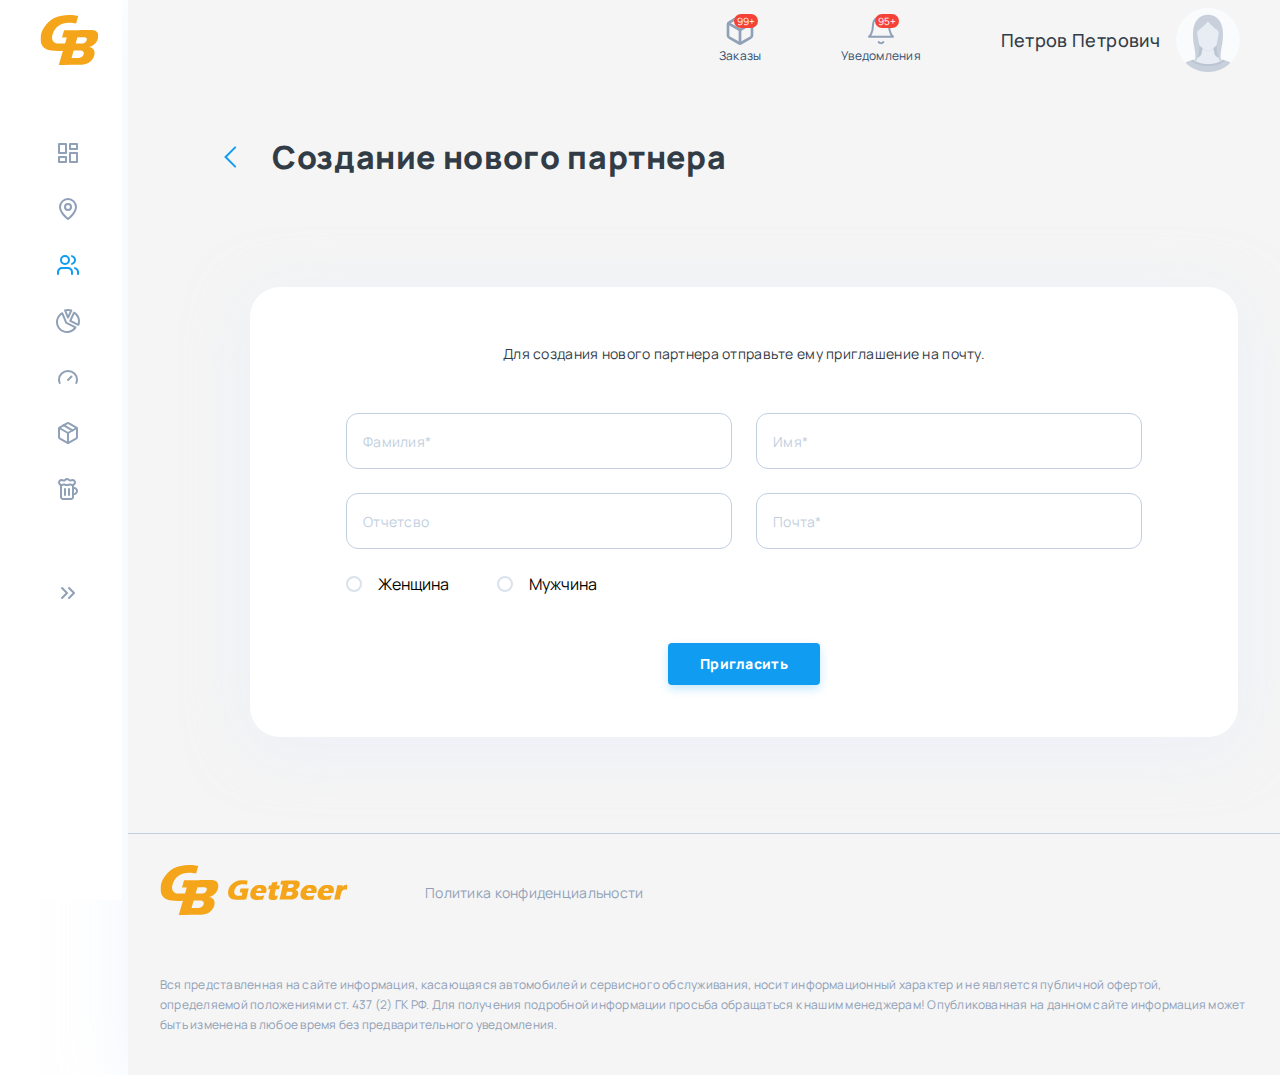
<file: new-partenaire.html>
<!DOCTYPE html>
<html lang="ru">
<head>
    <meta charset="UTF-8">
    <meta http-equiv="X-UA-Compatible" content="IE=edge">
    <meta name="viewport" content="width=device-width, initial-scale=1.0">
    <link href="https://fonts.googleapis.com/css?family=Manrope:200,300,regular,500,600,700,800" rel="stylesheet" />
    <link rel="stylesheet" href="./sass/main.css">
    <title>Дашборд</title>
</head>
<body id="dashbor">
    <div class="">
        <aside class="page-sidebar">
           
            <nav class="menu-left">
                <ul class="menu-left__list">
                    <li class="menu-left__item menu-left__item--logo">
                        <a href="#" class="logos__long">
                            <img src="./imgs/icon/logo.svg" alt="logo site">
                        </a>
                    </li>
                    <li class="menu-left__item">
                        <a href="#" class="menu-left__link">
                            <svg width="24" height="24" viewBox="0 0 24 24" fill="none" xmlns="http://www.w3.org/2000/svg">
                                <path d="M10 3H3V12H10V3Z" stroke="#90A0B7" stroke-width="2" stroke-linecap="round" stroke-linejoin="round"/>
                                <path d="M21 3H14V8H21V3Z" stroke="#90A0B7" stroke-width="2" stroke-linecap="round" stroke-linejoin="round"/>
                                <path d="M21 12H14V21H21V12Z" stroke="#90A0B7" stroke-width="2" stroke-linecap="round" stroke-linejoin="round"/>
                                <path d="M10 16H3V21H10V16Z" stroke="#90A0B7" stroke-width="2" stroke-linecap="round" stroke-linejoin="round"/>
                            </svg>
                                
                            <span class="menu-left__link-text">Дашборд</span>

                            <svg width="24" height="24" viewBox="0 0 24 24" fill="none" xmlns="http://www.w3.org/2000/svg">
                                <path d="M10.0465 16.4463C9.85121 16.6415 9.85121 16.9581 10.0465 17.1534C10.2417 17.3486 10.5583 17.3486 10.7536 17.1534L10.0465 16.4463ZM15.2 11.9998L15.5536 12.3534L15.9071 11.9998L15.5536 11.6463L15.2 11.9998ZM10.7536 6.84625C10.5583 6.65099 10.2417 6.65099 10.0465 6.84625C9.85121 7.04151 9.85121 7.3581 10.0465 7.55336L10.7536 6.84625ZM10.7536 17.1534L15.5536 12.3534L14.8465 11.6463L10.0465 16.4463L10.7536 17.1534ZM15.5536 11.6463L10.7536 6.84625L10.0465 7.55336L14.8465 12.3534L15.5536 11.6463Z" fill="#90A0B7"/>
                            </svg>
                                
                        </a>
                    </li>
                    <li class="menu-left__item">
                        <a href="#" class="menu-left__link">
                            <svg width="24" height="24" viewBox="0 0 24 24" fill="none" xmlns="http://www.w3.org/2000/svg">
                                <path d="M20 10C20 16 12 22 12 22C12 22 4 16 4 10C4 7.87827 4.84285 5.84344 6.34315 4.34315C7.84344 2.84285 9.87827 2 12 2C14.1217 2 16.1566 2.84285 17.6569 4.34315C19.1571 5.84344 20 7.87827 20 10V10Z" stroke="#90A0B7" stroke-width="2" stroke-linecap="round" stroke-linejoin="round"/>
                                <path d="M12 13C13.6569 13 15 11.6569 15 10C15 8.34315 13.6569 7 12 7C10.3431 7 9 8.34315 9 10C9 11.6569 10.3431 13 12 13Z" stroke="#90A0B7" stroke-width="2" stroke-linecap="round" stroke-linejoin="round"/>
                            </svg>
                            <span class="menu-left__link-text">Объекты</span>

                            <svg width="24" height="24" viewBox="0 0 24 24" fill="none" xmlns="http://www.w3.org/2000/svg">
                                <path d="M10.0465 16.4463C9.85121 16.6415 9.85121 16.9581 10.0465 17.1534C10.2417 17.3486 10.5583 17.3486 10.7536 17.1534L10.0465 16.4463ZM15.2 11.9998L15.5536 12.3534L15.9071 11.9998L15.5536 11.6463L15.2 11.9998ZM10.7536 6.84625C10.5583 6.65099 10.2417 6.65099 10.0465 6.84625C9.85121 7.04151 9.85121 7.3581 10.0465 7.55336L10.7536 6.84625ZM10.7536 17.1534L15.5536 12.3534L14.8465 11.6463L10.0465 16.4463L10.7536 17.1534ZM15.5536 11.6463L10.7536 6.84625L10.0465 7.55336L14.8465 12.3534L15.5536 11.6463Z" fill="#90A0B7"/>
                            </svg>
                        </a>
                    </li>
                    <li class="menu-left__item menu-left__item--active">
                        <a href="#" class="menu-left__link">
                            <svg width="24" height="24" viewBox="0 0 24 24" fill="none" xmlns="http://www.w3.org/2000/svg">
                                <path d="M16 21V19C16 17.9391 15.5786 16.9217 14.8284 16.1716C14.0783 15.4214 13.0609 15 12 15H6C4.93913 15 3.92172 15.4214 3.17157 16.1716C2.42143 16.9217 2 17.9391 2 19V21" stroke="#90A0B7" stroke-width="2" stroke-linecap="round" stroke-linejoin="round"/>
                                <path d="M9 11C11.2091 11 13 9.20914 13 7C13 4.79086 11.2091 3 9 3C6.79086 3 5 4.79086 5 7C5 9.20914 6.79086 11 9 11Z" stroke="#90A0B7" stroke-width="2" stroke-linecap="round" stroke-linejoin="round"/>
                                <path d="M22 20.9999V18.9999C21.9993 18.1136 21.7044 17.2527 21.1614 16.5522C20.6184 15.8517 19.8581 15.3515 19 15.1299" stroke="#90A0B7" stroke-width="2" stroke-linecap="round" stroke-linejoin="round"/>
                                <path d="M16 3.12988C16.8604 3.35018 17.623 3.85058 18.1676 4.55219C18.7122 5.2538 19.0078 6.11671 19.0078 7.00488C19.0078 7.89305 18.7122 8.75596 18.1676 9.45757C17.623 10.1592 16.8604 10.6596 16 10.8799" stroke="#90A0B7" stroke-width="2" stroke-linecap="round" stroke-linejoin="round"/>
                            </svg>
                                
                            <span class="menu-left__link-text">Дочерние партнеры</span>

                            <svg width="24" height="24" viewBox="0 0 24 24" fill="none" xmlns="http://www.w3.org/2000/svg">
                                <path d="M10.0465 16.4463C9.85121 16.6415 9.85121 16.9581 10.0465 17.1534C10.2417 17.3486 10.5583 17.3486 10.7536 17.1534L10.0465 16.4463ZM15.2 11.9998L15.5536 12.3534L15.9071 11.9998L15.5536 11.6463L15.2 11.9998ZM10.7536 6.84625C10.5583 6.65099 10.2417 6.65099 10.0465 6.84625C9.85121 7.04151 9.85121 7.3581 10.0465 7.55336L10.7536 6.84625ZM10.7536 17.1534L15.5536 12.3534L14.8465 11.6463L10.0465 16.4463L10.7536 17.1534ZM15.5536 11.6463L10.7536 6.84625L10.0465 7.55336L14.8465 12.3534L15.5536 11.6463Z" fill="#90A0B7"/>
                            </svg>

                        </a>
                    </li>
                    <li class="menu-left__item">
                        <a href="#" class="menu-left__link">
                            <svg width="24" height="24" viewBox="0 0 24 24" fill="none" xmlns="http://www.w3.org/2000/svg">
                                <path d="M10.8965 14.0478L19.4701 18.3469C18.788 19.4234 17.9048 20.3624 16.8659 21.1109C15.5554 22.0552 14.0358 22.6684 12.437 22.8982C10.8381 23.128 9.20743 22.9675 7.68402 22.4305C6.16061 21.8935 4.78973 20.9959 3.68837 19.8144C2.58701 18.6328 1.78787 17.2023 1.35913 15.6449C0.930401 14.0876 0.884809 12.4496 1.22625 10.8709C1.56769 9.29207 2.28602 7.81933 3.31995 6.57831C4.1396 5.5945 5.13829 4.77946 6.25996 4.17455L9.94667 13.0287C10.1309 13.4713 10.468 13.8329 10.8965 14.0478ZM12.0437 8.53842L9.05743 1.44215C10.0655 1.13221 11.1182 0.982858 12.1769 1.00156C13.2355 1.02027 14.2824 1.20672 15.2788 1.55208L12.0437 8.53842ZM18.0548 3.59221C18.9245 4.10257 19.7139 4.74239 20.3949 5.49126C21.301 6.48767 21.9969 7.65666 22.4407 8.92826C22.8845 10.1999 23.0673 11.5479 22.978 12.8918C22.9108 13.9018 22.6911 14.8938 22.3279 15.8345L14.2979 11.7704L18.0548 3.59221Z" stroke="#90A0B7" stroke-width="2" stroke-linejoin="round"/>
                            </svg>  
                            <span class="menu-left__link-text">Отчеты</span>

                            <svg width="24" height="24" viewBox="0 0 24 24" fill="none" xmlns="http://www.w3.org/2000/svg">
                                <path d="M10.0465 16.4463C9.85121 16.6415 9.85121 16.9581 10.0465 17.1534C10.2417 17.3486 10.5583 17.3486 10.7536 17.1534L10.0465 16.4463ZM15.2 11.9998L15.5536 12.3534L15.9071 11.9998L15.5536 11.6463L15.2 11.9998ZM10.7536 6.84625C10.5583 6.65099 10.2417 6.65099 10.0465 6.84625C9.85121 7.04151 9.85121 7.3581 10.0465 7.55336L10.7536 6.84625ZM10.7536 17.1534L15.5536 12.3534L14.8465 11.6463L10.0465 16.4463L10.7536 17.1534ZM15.5536 11.6463L10.7536 6.84625L10.0465 7.55336L14.8465 12.3534L15.5536 11.6463Z" fill="#90A0B7"/>
                            </svg>
                        </a>
                    </li>
                    <li class="menu-left__item">
                        <a href="#" class="menu-left__link">
                            <svg width="24" height="24" viewBox="0 0 24 24" fill="none" xmlns="http://www.w3.org/2000/svg">
                                <path d="M12 15L15.5 11.5" stroke="#90A0B7" stroke-width="2" stroke-linecap="round" stroke-linejoin="round"/>
                                <path d="M20.3 18C20.7 17 21 15.8 21 14.6C21 9.8 17 6 12 6C7 6 3 9.8 3 14.6C3 15.8 3.3 17 3.7 18" stroke="#90A0B7" stroke-width="2" stroke-linecap="round" stroke-linejoin="round"/>
                            </svg>
                                 
                            <span class="menu-left__link-text">Тарифы</span>

                            <svg width="24" height="24" viewBox="0 0 24 24" fill="none" xmlns="http://www.w3.org/2000/svg">
                                <path d="M10.0465 16.4463C9.85121 16.6415 9.85121 16.9581 10.0465 17.1534C10.2417 17.3486 10.5583 17.3486 10.7536 17.1534L10.0465 16.4463ZM15.2 11.9998L15.5536 12.3534L15.9071 11.9998L15.5536 11.6463L15.2 11.9998ZM10.7536 6.84625C10.5583 6.65099 10.2417 6.65099 10.0465 6.84625C9.85121 7.04151 9.85121 7.3581 10.0465 7.55336L10.7536 6.84625ZM10.7536 17.1534L15.5536 12.3534L14.8465 11.6463L10.0465 16.4463L10.7536 17.1534ZM15.5536 11.6463L10.7536 6.84625L10.0465 7.55336L14.8465 12.3534L15.5536 11.6463Z" fill="#90A0B7"/>
                            </svg>
                        </a>
                    </li>
                    <li class="menu-left__item">
                        <a href="#" class="menu-left__link">
                            <svg width="24" height="24" viewBox="0 0 24 24" fill="none" xmlns="http://www.w3.org/2000/svg">
                                <path d="M16.5 9.39996L7.5 4.20996" stroke="#90A0B7" stroke-width="2" stroke-linecap="round" stroke-linejoin="round"/>
                                <path d="M21 15.9999V7.9999C20.9996 7.64918 20.9071 7.30471 20.7315 7.00106C20.556 6.69742 20.3037 6.44526 20 6.2699L13 2.2699C12.696 2.09437 12.3511 2.00195 12 2.00195C11.6489 2.00195 11.304 2.09437 11 2.2699L4 6.2699C3.69626 6.44526 3.44398 6.69742 3.26846 7.00106C3.09294 7.30471 3.00036 7.64918 3 7.9999V15.9999C3.00036 16.3506 3.09294 16.6951 3.26846 16.9987C3.44398 17.3024 3.69626 17.5545 4 17.7299L11 21.7299C11.304 21.9054 11.6489 21.9979 12 21.9979C12.3511 21.9979 12.696 21.9054 13 21.7299L20 17.7299C20.3037 17.5545 20.556 17.3024 20.7315 16.9987C20.9071 16.6951 20.9996 16.3506 21 15.9999Z" stroke="#90A0B7" stroke-width="2" stroke-linecap="round" stroke-linejoin="round"/>
                                <path d="M3.29004 7L12 12L20.71 7" stroke="#90A0B7" stroke-width="2" stroke-linecap="round" stroke-linejoin="round"/>
                                <path d="M12 22V12" stroke="#90A0B7" stroke-width="2" stroke-linecap="round" stroke-linejoin="round"/>
                            </svg>  
                            <span class="menu-left__link-text">Заказы</span>

                            <svg width="24" height="24" viewBox="0 0 24 24" fill="none" xmlns="http://www.w3.org/2000/svg">
                                <path d="M10.0465 16.4463C9.85121 16.6415 9.85121 16.9581 10.0465 17.1534C10.2417 17.3486 10.5583 17.3486 10.7536 17.1534L10.0465 16.4463ZM15.2 11.9998L15.5536 12.3534L15.9071 11.9998L15.5536 11.6463L15.2 11.9998ZM10.7536 6.84625C10.5583 6.65099 10.2417 6.65099 10.0465 6.84625C9.85121 7.04151 9.85121 7.3581 10.0465 7.55336L10.7536 6.84625ZM10.7536 17.1534L15.5536 12.3534L14.8465 11.6463L10.0465 16.4463L10.7536 17.1534ZM15.5536 11.6463L10.7536 6.84625L10.0465 7.55336L14.8465 12.3534L15.5536 11.6463Z" fill="#90A0B7"/>
                            </svg>
                        </a>
                    </li>
                    <li class="menu-left__item">
                        <a href="#" class="menu-left__link">
                            <svg width="24" height="24" viewBox="0 0 24 24" fill="none" xmlns="http://www.w3.org/2000/svg">
                                <path d="M17 11H18C18.7956 11 19.5587 11.3161 20.1213 11.8787C20.6839 12.4413 21 13.2044 21 14C21 14.7956 20.6839 15.5587 20.1213 16.1213C19.5587 16.6839 18.7956 17 18 17H17" stroke="#90A0B7" stroke-width="2" stroke-linecap="round" stroke-linejoin="round"/>
                                <path d="M9 12V18" stroke="#90A0B7" stroke-width="2" stroke-linecap="round" stroke-linejoin="round"/>
                                <path d="M13 12V18" stroke="#90A0B7" stroke-width="2" stroke-linecap="round" stroke-linejoin="round"/>
                                <path d="M14 7.5C13 7.5 12.56 8 11 8C9.44 8 9 7.5 8 7.5C7 7.5 6.28 8 5.5 8C4.83696 8 4.20107 7.73661 3.73223 7.26777C3.26339 6.79893 3 6.16304 3 5.5C3 4.83696 3.26339 4.20107 3.73223 3.73223C4.20107 3.26339 4.83696 3 5.5 3C6.28 3 7.07 3.5 8 3.5C8.93 3.5 9.44 2 11 2C12.56 2 13 3.5 14 3.5C15 3.5 15.72 3 16.5 3C17.163 3 17.7989 3.26339 18.2678 3.73223C18.7366 4.20107 19 4.83696 19 5.5C19 6.16304 18.7366 6.79893 18.2678 7.26777C17.7989 7.73661 17.163 8 16.5 8C15.72 8 15 7.5 14 7.5Z" stroke="#90A0B7" stroke-width="2" stroke-linecap="round" stroke-linejoin="round"/>
                                <path d="M5 8V20C5 20.5304 5.21071 21.0391 5.58579 21.4142C5.96086 21.7893 6.46957 22 7 22H15C15.5304 22 16.0391 21.7893 16.4142 21.4142C16.7893 21.0391 17 20.5304 17 20V8" stroke="#90A0B7" stroke-width="2" stroke-linecap="round" stroke-linejoin="round"/>
                            </svg>
                                
                            <span class="menu-left__link-text">Товары</span>

                            <svg width="24" height="24" viewBox="0 0 24 24" fill="none" xmlns="http://www.w3.org/2000/svg">
                                <path d="M10.0465 16.4463C9.85121 16.6415 9.85121 16.9581 10.0465 17.1534C10.2417 17.3486 10.5583 17.3486 10.7536 17.1534L10.0465 16.4463ZM15.2 11.9998L15.5536 12.3534L15.9071 11.9998L15.5536 11.6463L15.2 11.9998ZM10.7536 6.84625C10.5583 6.65099 10.2417 6.65099 10.0465 6.84625C9.85121 7.04151 9.85121 7.3581 10.0465 7.55336L10.7536 6.84625ZM10.7536 17.1534L15.5536 12.3534L14.8465 11.6463L10.0465 16.4463L10.7536 17.1534ZM15.5536 11.6463L10.7536 6.84625L10.0465 7.55336L14.8465 12.3534L15.5536 11.6463Z" fill="#90A0B7"/>
                            </svg>
                        </a>
                    </li>
                    <li class="menu-left__item menu-left__item--bottom" data-off="true">
                        <a href="#" class="menu-left__link">
                            <svg width="24" height="24" viewBox="0 0 24 24" fill="none" xmlns="http://www.w3.org/2000/svg" class="close-icon">
                                <path d="M11 17L6 12L11 7" stroke="#90A0B7" stroke-width="2" stroke-linecap="round" stroke-linejoin="round"/>
                                <path d="M18 17L13 12L18 7" stroke="#90A0B7" stroke-width="2" stroke-linecap="round" stroke-linejoin="round"/>
                            </svg>
                                
                                
                            <span class="menu-left__link-text">Свернуть</span>
                        </a>
                    </li>
                </ul>
            </nav>
        </aside>
        <div class="page-body">
            <header class="header">
                <div class="header__container">
                    <nav class="header__menu menu-top">
                        <ul class="menu-top__list">
                            <li class="menu-top__item ">
                                <a href="#">
                                    <div class="menu-top__icon">
                                        <svg width="24" height="24" viewBox="0 0 24 24" fill="none" xmlns="http://www.w3.org/2000/svg">
                                            <path d="M16.5 9.39996L7.5 4.20996" stroke="#90A0B7" stroke-width="2" stroke-linecap="round" stroke-linejoin="round"/>
                                            <path d="M21 15.9999V7.9999C20.9996 7.64918 20.9071 7.30471 20.7315 7.00106C20.556 6.69742 20.3037 6.44526 20 6.2699L13 2.2699C12.696 2.09437 12.3511 2.00195 12 2.00195C11.6489 2.00195 11.304 2.09437 11 2.2699L4 6.2699C3.69626 6.44526 3.44398 6.69742 3.26846 7.00106C3.09294 7.30471 3.00036 7.64918 3 7.9999V15.9999C3.00036 16.3506 3.09294 16.6951 3.26846 16.9987C3.44398 17.3024 3.69626 17.5545 4 17.7299L11 21.7299C11.304 21.9054 11.6489 21.9979 12 21.9979C12.3511 21.9979 12.696 21.9054 13 21.7299L20 17.7299C20.3037 17.5545 20.556 17.3024 20.7315 16.9987C20.9071 16.6951 20.9996 16.3506 21 15.9999Z" stroke="#90A0B7" stroke-width="2" stroke-linecap="round" stroke-linejoin="round"/>
                                            <path d="M3.29004 7L12 12L20.71 7" stroke="#90A0B7" stroke-width="2" stroke-linecap="round" stroke-linejoin="round"/>
                                            <path d="M12 22V12" stroke="#90A0B7" stroke-width="2" stroke-linecap="round" stroke-linejoin="round"/>
                                        </svg>
                                        <div class="menu-top__icon-number">
                                            <span class="menu-top__icon-number-qt">99</span> <span  class="menu-top__icon-number-sign">+</span>
                                        </div>
                                            
                                    </div>
                                    <div class="menu-top__text">
                                        Заказы
                                    </div>
                                    
                                </a>
                                <div class="menu-top__popUp" >
                                    <a href="#" class="compte">
                                        <span class="compte__text">Новые заказы</span>
                                        <span class="compte__number">99+</span>
                                    </a>
                                    <a href="#" class="compte">
                                        <span class="compte__text">Необработанные заказы</span>
                                        <span class="compte__number compte__number--blue">20</span>
                                    </a>
                                    <a href="#" class="compte">
                                        <span class="compte__text">Заказы в работе</span>
                                        <span class="compte__number compte__number--green">5</span>
                                    </a>
                                  <div class=" menu-top__popUp-contenairLink">
                                    <a href="#" class="menu-top__popUp-link">На страницу заказов</a>
                                  </div>
                                </div>
                            </li>
                            <li class="menu-top__item">
                               <a href="#">
                                <div class="menu-top__icon">
                                    <svg width="32" height="32" viewBox="0 0 32 32" fill="none" xmlns="http://www.w3.org/2000/svg">
                                        <path d="M24 10.668C24 8.54624 23.1571 6.51141 21.6569 5.01111C20.1566 3.51082 18.1217 2.66797 16 2.66797C13.8783 2.66797 11.8434 3.51082 10.3431 5.01111C8.84286 6.51141 8 8.54624 8 10.668C8 20.0013 4 22.668 4 22.668H28C28 22.668 24 20.0013 24 10.668Z" stroke="#90A0B7" stroke-width="2" stroke-linecap="round" stroke-linejoin="round"/>
                                        <path d="M18.3067 28C18.0723 28.4041 17.7358 28.7395 17.331 28.9727C16.9262 29.2059 16.4672 29.3286 16 29.3286C15.5329 29.3286 15.0739 29.2059 14.6691 28.9727C14.2642 28.7395 13.9278 28.4041 13.6934 28" stroke="#90A0B7" stroke-width="2" stroke-linecap="round" stroke-linejoin="round"/>
                                    </svg>
                                        
                                    <div class="menu-top__icon-number">
                                        <span class="menu-top__icon-number-qt">95</span> <span  class="menu-top__icon-number-sign">+</span>
                                    </div>
                                        
                                </div>
                                <div class="menu-top__text">
                                    Уведомления
                                </div>
                               </a>
                               <div class="menu-top__popUp menu-top__popUp--notification">
                                <a href="#" class="notification notification--new">
                                    <div class="notification__text">Заказ №123456 оплачен</div>
                                    <div class="notification__date">Сейчас</div>
                                </a>
                                <a href="#" class="notification">
                                    <div class="notification__text">Иванов И. А. назначил себе роль “Франчайзи”</div>
                                    <div class="notification__date">Вчера в 18:06</div>
                                </a>
                                <a href="#" class="notification">
                                    <div class="notification__text">08.06 исекает срок действия вашего тарифа. Продлите подписку для продолжения работы.</div>
                                    <div class="notification__date">26 июн в 19:00</div>
                                </a>
                                <a href="#" class="notification">
                                    <div class="notification__text">Тариф “Продвинутый владелец” активирован</div>
                                    <div class="notification__date">03 мая в 14:56</div>
                                </a>
                                <a href="#" class="notification">
                                    <div class="notification__text">Заказ №45897856 оплачен</div>
                                    <div class="notification__date">10 мар в 14:56</div>
                                </a>
                              <div class=" menu-top__popUp-contenairLink">
                                <a href="#" class="menu-top__popUp-link">Показать все</a>
                              </div>
                               </div>
                            </li>
                            <li class="menu-top__item menu-top__item--mobile">
                                <a href="#" class="menu-top__logo">
                                    <img src="./imgs/picture/logo.png" alt=" logo site" class="menu-top__item-logo menu-top__item-logo--big">
                                    <img src="./imgs/picture/logo-court.png" alt=" logo site" class="menu-top__item-logo menu-top__item-logo--small">
                                </a>
                            </li>
                            <li class="menu-top__item">
                                <a href="#" class="menu-top__user">
                                    <div class="menu-top__user-name">
                                        Петров Петрович
                                    </div>
                                    <div class="menu-top__user-img">
                                        <img src="./imgs/picture/user.png" alt=" user profil picture">        
                                    </div>
                                </a>
                                <div class="menu-top__popUp menu-top__popUp--session">
                                   <a href="#" class="link-user-pop link-user-pop--link">Личные данные</a>
                                   <a href="#" class="link-user-pop link-user-pop--btn">Выйти</a>
                                 
                                </div>
                            </li>
                            
                        </ul>
                    </nav>
                </div>
            </header>
            <section class="subsidiary">
                <div class="subsidiary__container">
                    <div class="subsidiary__header">
                        <h1 class="h1 h1--icon subsidiary__title">
                            <svg class="h1__icon h1__icon--left" width="24" height="24" viewBox="0 0 24 24" fill="none" xmlns="http://www.w3.org/2000/svg">
                                <path d="M10.0465 16.4463C9.85121 16.6415 9.85121 16.9581 10.0465 17.1534C10.2417 17.3486 10.5583 17.3486 10.7536 17.1534L10.0465 16.4463ZM15.2 11.9998L15.5536 12.3534L15.9071 11.9998L15.5536 11.6463L15.2 11.9998ZM10.7536 6.84625C10.5583 6.65099 10.2417 6.65099 10.0465 6.84625C9.85121 7.04151 9.85121 7.3581 10.0465 7.55336L10.7536 6.84625ZM10.7536 17.1534L15.5536 12.3534L14.8465 11.6463L10.0465 16.4463L10.7536 17.1534ZM15.5536 11.6463L10.7536 6.84625L10.0465 7.55336L14.8465 12.3534L15.5536 11.6463Z" fill="#109CF1"/>
                            </svg>
                            <span>Создание нового партнера</span>
                        </h1>
                    </div>
                    <div class="subsidiary__content">
                        <div class="subsidiary__text">
                            Для создания нового партнера отправьте ему приглашение на почту.
                        </div>
                        <form action="#" class="form subsidiary__form">
                            <div class="subsidiary__form-row">
                                <div class="form__item">
                                    <div class="form__input">
                                        <input type="text" placeholder="Фамилия*" id="last-name" required>
                                    </div>
                                    <label for="last-name" class="form__label">Фамилия</label>
                                </div>
                                <div class="form__item">
                                    <div class="form__input">
                                        <input type="text" placeholder="Имя*" id="first-name" required>
                                    </div>
                                    <label for="first-name" class="form__label">Имя</label>
                                </div>
                            </div>
                            <div class="subsidiary__form-row">
                                <div class="form__item">
                                    <div class="form__input">
                                        <input type="text" placeholder="Отчетсво" id="speudo" required>
                                    </div>
                                    <label for="speudo" class="form__label">Отчетсво</label>
                                </div>
                                <div class="form__item">
                                    <div class="form__input">
                                        <input type="text" placeholder="Почта*" id="mail" required>
                                    </div>
                                    <label for="mail" class="form__label">Почта</label>
                                </div>
                            </div>
                            <div class="subsidiary__form-row subsidiary__form-row--radio">
                               <div class="form__radio">
                                    <input type="radio" id="girl" name="genre" class="form__radio-input">
                                    <label for="girl" class="form__radio-label">Женщина</label>
                               </div>
                               <div class="form__radio">
                                    <input type="radio" id="boy" name="genre" class="form__radio-input">
                                    <label for="boy" class="form__radio-label">Мужчина</label>
                               </div>
                            </div>
                            <div class="form__btn-wrapper">
                                <div class="form__submit">
                                    <input type="submit" value="Пригласить">
                                </div>
                            </div>
                        </form>
                    </div>
                </div>
            </section>
            <footer class="footer">
                <div class="footer__container">
                    <div class="footer__top">
                        <a href="#">
                            <img src="./imgs/icon/logo.svg" alt="logo">
                        </a>
                        <a href="#" class="footer__link">Политика конфиденциальности</a>
                        
                    </div>
                    <div class="footer__text">
                        Вся представленная на сайте информация, касающаяся автомобилей и сервисного обслуживания, носит информационный характер и не является публичной офертой, определяемой положениями ст. 437 (2) ГК РФ. Для получения подробной информации просьба обращаться к нашим менеджерам!
                         Опубликованная на данном сайте информация может быть изменена в любое время без предварительного уведомления.
                    </div>
                </div>
            </footer>
        </div>
    </div>

    <script src="./scripts/dashbord.js"></script>
    <script src="./scripts/form.js"></script>
</body>
</html>
</file>
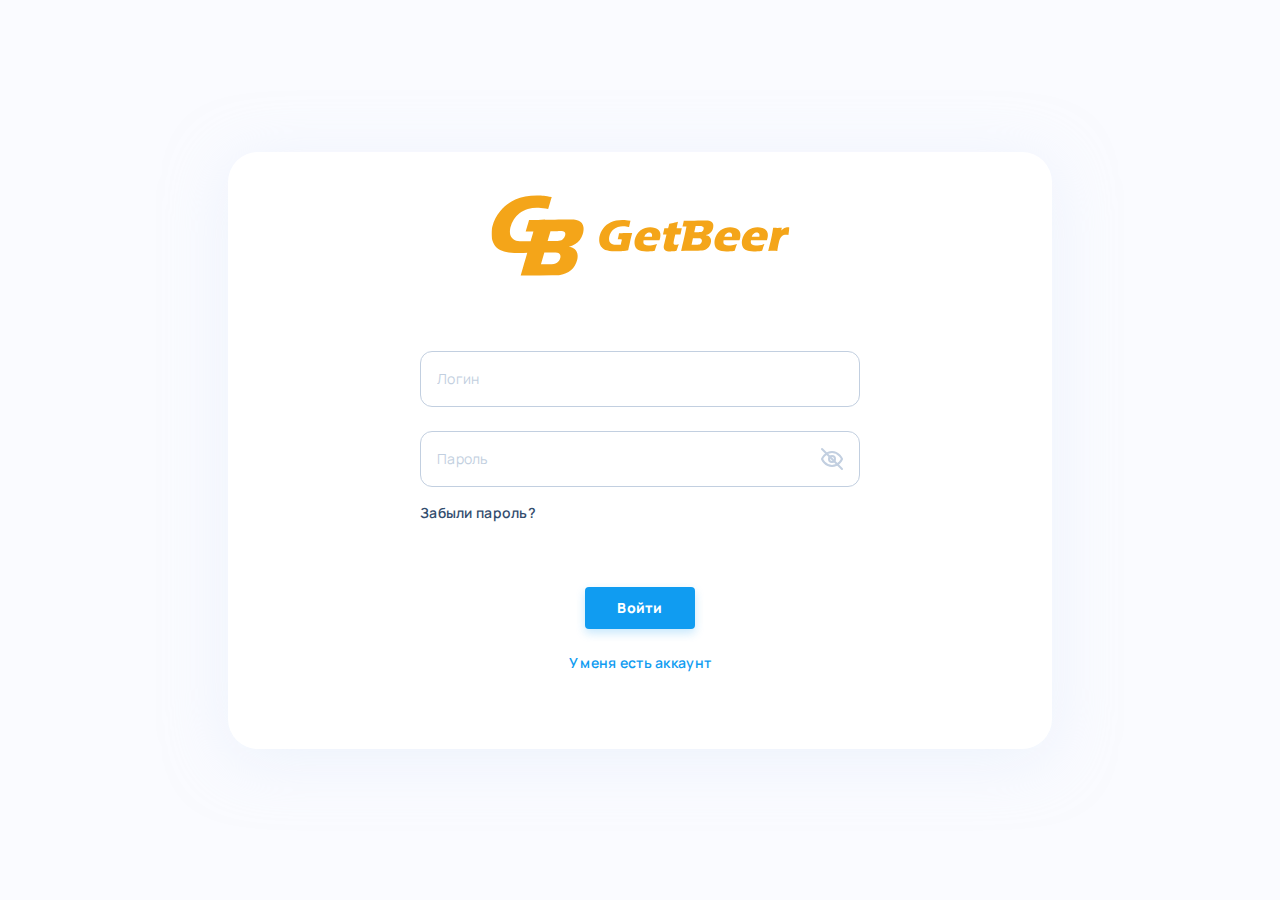
<file: signin.html>
<!DOCTYPE html>
<html lang="ru">
<head>
    <meta charset="UTF-8">
    <meta http-equiv="X-UA-Compatible" content="IE=edge">
    <meta name="viewport" content="width=device-width, initial-scale=1.0">
    <link href="https://fonts.googleapis.com/css?family=Manrope:200,300,regular,500,600,700,800" rel="stylesheet" />
    <link rel="stylesheet" href="./sass/main.css">
    <title>Дашборд</title>
</head>
<body id="signup">
    <div class="signup">
        <div class="signup__container">
            <div class="signup__content">
           
              <form action="#" class="form" autocomplete="off">
                    <a href="#" class="form__logo form__logo--signin">
                        <img src="./imgs/icon/logoSvg.svg" alt="logo site">
                    </a>
                    <div class="form__item">
                        <div class="form__input">
                            <input type="text" placeholder="Логин" id="login">
                        </div>
                        <label for="login" class="form__label">Логин</label>
                    </div>
                    <div class="form__item">
                        <div class="form__input">
                            <input type="password" placeholder="Пароль" id="password">
                            <div class="form__icon">
                                <svg width="24" height="24" viewBox="0 0 24 24" fill="none" xmlns="http://www.w3.org/2000/svg">
                                    <path d="M2 12C2 12 5 5 12 5C19 5 22 12 22 12C22 12 19 19 12 19C5 19 2 12 2 12Z" stroke="#C2CFE0" stroke-width="2" stroke-linecap="round" stroke-linejoin="round"/>
                                    <path d="M12 15C13.6569 15 15 13.6569 15 12C15 10.3431 13.6569 9 12 9C10.3431 9 9 10.3431 9 12C9 13.6569 10.3431 15 12 15Z" stroke="#C2CFE0" stroke-width="2" stroke-linecap="round" stroke-linejoin="round"/>
                                    <path class="eye-bare" d="M2 2L22 22" stroke="#C2CFE0" stroke-width="2" stroke-linecap="round" stroke-linejoin="round"/>
                                </svg>
                                        
                            </div>
                        </div>
                        <label for="password" class="form__label">Логин</label>
                    </div>

                    <a href="#" class="form__link form__link--black signup__forgetCode">Забыли пароль?</a>
                  
                    <div class="form__btn-wrapper">
                        <div class="form__submit">
                            <input type="submit" value="Войти">
                        </div>
                    </div>
                    <a href="#" class="form__link">У меня есть аккаунт</a>
                    

              </form>
            </div>
        </div>
    </div>

    <script src="./scripts/form.js"></script>
</body>
</html>
</file>
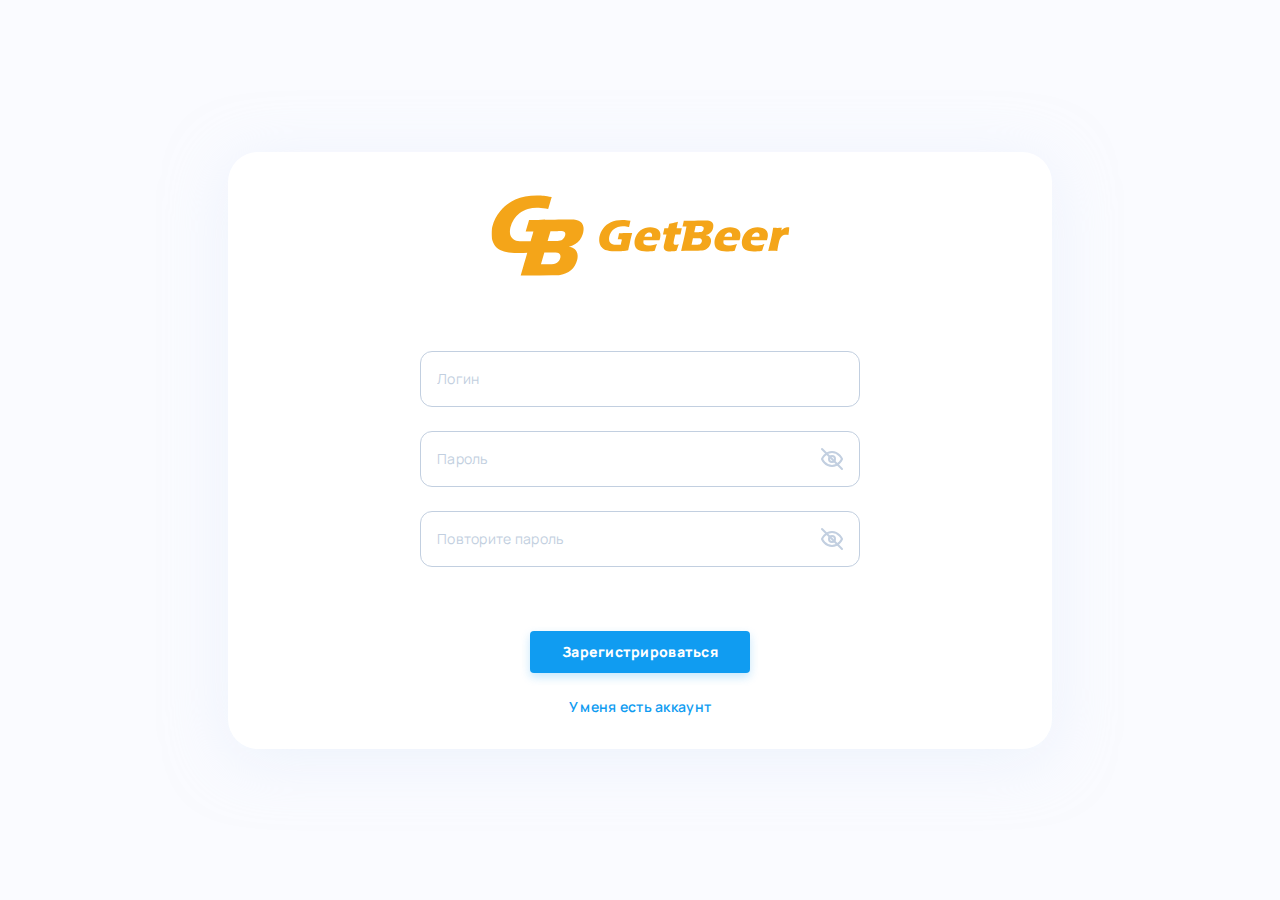
<file: signup.html>
<!DOCTYPE html>
<html lang="ru">
<head>
    <meta charset="UTF-8">
    <meta http-equiv="X-UA-Compatible" content="IE=edge">
    <meta name="viewport" content="width=device-width, initial-scale=1.0">
    <link href="https://fonts.googleapis.com/css?family=Manrope:200,300,regular,500,600,700,800" rel="stylesheet" />
    <link rel="stylesheet" href="./sass/main.css">
    <title>Дашборд</title>
</head>
<body id="signup">
    <div class="signup">
        <div class="signup__container">
            <div class="signup__content">
           
              <form action="#" class="form" autocomplete="off">
                    <a href="#" class="form__logo">
                        <img src="./imgs/icon/logoSvg.svg" alt="logo site">
                    </a>
                    <div class="form__item">
                        <div class="form__input">
                            <input type="text" placeholder="Логин" id="login">
                        </div>
                        <label for="login" class="form__label">Логин</label>
                    </div>
                    <div class="form__item">
                        <div class="form__input">
                            <input type="password" placeholder="Пароль" id="password">
                            <div class="form__icon"> 
                                <svg  width="24" height="24" viewBox="0 0 24 24" fill="none" xmlns="http://www.w3.org/2000/svg">
                                    <path d="M2 12C2 12 5 5 12 5C19 5 22 12 22 12C22 12 19 19 12 19C5 19 2 12 2 12Z" stroke="#C2CFE0" stroke-width="2" stroke-linecap="round" stroke-linejoin="round"/>
                                    <path d="M12 15C13.6569 15 15 13.6569 15 12C15 10.3431 13.6569 9 12 9C10.3431 9 9 10.3431 9 12C9 13.6569 10.3431 15 12 15Z" stroke="#C2CFE0" stroke-width="2" stroke-linecap="round" stroke-linejoin="round"/>
                                    <path class="eye-bare" d="M2 2L22 22" stroke="#C2CFE0" stroke-width="2" stroke-linecap="round" stroke-linejoin="round"/>
                                </svg>                   
                            </div>
                        </div>
                        <label for="password" class="form__label">Логин</label>
                    </div>
                    <div class="form__item">
                        <div class="form__input">
                            <input type="password" placeholder="Повторите пароль" id="password-confirm">
                            <div class="form__icon">
                                <svg  width="24" height="24" viewBox="0 0 24 24" fill="none" xmlns="http://www.w3.org/2000/svg">
                                    <path d="M2 12C2 12 5 5 12 5C19 5 22 12 22 12C22 12 19 19 12 19C5 19 2 12 2 12Z" stroke="#C2CFE0" stroke-width="2" stroke-linecap="round" stroke-linejoin="round"/>
                                    <path d="M12 15C13.6569 15 15 13.6569 15 12C15 10.3431 13.6569 9 12 9C10.3431 9 9 10.3431 9 12C9 13.6569 10.3431 15 12 15Z" stroke="#C2CFE0" stroke-width="2" stroke-linecap="round" stroke-linejoin="round"/>
                                    <path class="eye-bare" d="M2 2L22 22" stroke="#C2CFE0" stroke-width="2" stroke-linecap="round" stroke-linejoin="round"/>
                                </svg>
                                        
                            </div>
                        </div>
                        <label for="password-confirm" class="form__label">Логин</label>
                        
                    </div>
                    <div class="form__btn-wrapper">
                        <div class="form__submit">
                            <input type="submit" value="Зарегистрироваться">
                        </div>
                    </div>
                    <a href="#" class="form__link">У меня есть аккаунт</a>
                    

              </form>
            </div>
        </div>
    </div>

    <script src="./scripts/form.js"></script>
</body>
</html>
</file>
<file: sass/main.css>
*, *::after, *::before {
  padding: 0;
  margin: 0;
  -webkit-box-sizing: border-box;
          box-sizing: border-box;
}

a {
  text-decoration: none;
}

ul {
  list-style: none;
}

.page-wrapper {
  overflow: hidden;
  display: -webkit-box;
  display: -ms-flexbox;
  display: flex;
}

#dashbor {
  font-family: 'Manrope';
  font-style: normal;
}

.h2 {
  font-family: 'Manrope';
  font-style: normal;
  font-weight: 800;
  font-size: 28px;
  line-height: 32px;
  letter-spacing: 0.02em;
  color: #323C47;
}

.show-label {
  display: block !important;
}

@media screen and (max-width: 767px) {
  .h2 {
    font-size: 20px;
    line-height: 22px;
  }
}

.page-body {
  display: -webkit-box;
  display: -ms-flexbox;
  display: flex;
  -webkit-box-orient: vertical;
  -webkit-box-direction: normal;
      -ms-flex-direction: column;
          flex-direction: column;
  min-height: 100vh;
}

.page-body section {
  -webkit-box-flex: 1;
      -ms-flex-positive: 1;
          flex-grow: 1;
}

.logo {
  width: 187px;
  height: 64px;
}

.logo__link {
  display: inline-block;
  width: 100%;
  height: 100%;
}

.logo img {
  width: auto;
  height: 100%;
}

.form__input {
  position: relative;
}

.form__input input {
  width: 100%;
  height: 100%;
  background: #FFFFFF;
  border: 1px solid #C2CFE0;
  border-radius: 12px;
}

.form__input input[type="password"] {
  padding-right: 16px;
}

.form__input input:focus {
  outline: none;
}

.form__input input {
  font-family: 'Manrope';
  font-style: normal;
  font-weight: 400;
  font-size: 14px;
  line-height: 22px;
  letter-spacing: 0.02em;
  color: #C2CFE0;
  padding-left: 16px;
}

.form__input ::-webkit-input-placeholder {
  font-family: 'Manrope';
  font-style: normal;
  font-weight: 400;
  font-size: 14px;
  line-height: 22px;
  letter-spacing: 0.02em;
  color: #C2CFE0;
}

.form__input :-ms-input-placeholder {
  font-family: 'Manrope';
  font-style: normal;
  font-weight: 400;
  font-size: 14px;
  line-height: 22px;
  letter-spacing: 0.02em;
  color: #C2CFE0;
}

.form__input ::-ms-input-placeholder {
  font-family: 'Manrope';
  font-style: normal;
  font-weight: 400;
  font-size: 14px;
  line-height: 22px;
  letter-spacing: 0.02em;
  color: #C2CFE0;
}

.form__input ::placeholder {
  font-family: 'Manrope';
  font-style: normal;
  font-weight: 400;
  font-size: 14px;
  line-height: 22px;
  letter-spacing: 0.02em;
  color: #C2CFE0;
}

.form__btn-wrapper {
  display: -webkit-box;
  display: -ms-flexbox;
  display: flex;
  -webkit-box-pack: center;
      -ms-flex-pack: center;
          justify-content: center;
  width: 100%;
}

.form__submit {
  display: -webkit-inline-box;
  display: -ms-inline-flexbox;
  display: inline-flex;
}

.form__submit input {
  width: 100%;
  height: 100%;
  border: none;
  background: #109CF1;
  padding: 11px 32px;
  -webkit-box-shadow: 0px 4px 10px rgba(16, 156, 241, 0.24);
          box-shadow: 0px 4px 10px rgba(16, 156, 241, 0.24);
  border-radius: 4px;
  font-family: 'Manrope';
  font-style: normal;
  font-weight: 800;
  font-size: 14px;
  line-height: 20px;
  text-align: center;
  letter-spacing: 0.02em;
  color: #FFFFFF;
  cursor: pointer;
  -webkit-transition: all 300ms ease;
  transition: all 300ms ease;
}

.form__submit input:hover {
  background: #58C0FF;
}

.form__item {
  position: relative;
}

.form__icon {
  position: absolute;
  right: 16px;
  top: 50%;
  -webkit-transform: translateY(-50%);
          transform: translateY(-50%);
  width: 24px;
  height: 24px;
  z-index: 10;
  cursor: pointer;
}

.form__icon svg path {
  -webkit-transition: all 300ms ease;
  transition: all 300ms ease;
}

.form__icon:hover svg path {
  stroke: #90A0B7;
}

.form__link {
  display: inline-block;
  font-family: 'Manrope';
  font-style: normal;
  font-weight: 600;
  font-size: 14px;
  line-height: 20px;
  text-align: center;
  letter-spacing: 0.02em;
  color: #109CF1;
  text-align: center;
  width: 100%;
}

.form__link--black {
  color: #334D6E;
  display: inline;
}

.form__radio-input {
  display: none;
}

.form__radio-input:checked + .form__radio-label::before {
  border-color: #109CF1;
}

.form__radio-input:checked + .form__radio-label::after {
  display: block;
}

.form__radio-label {
  position: relative;
  display: block;
  padding-left: 32px;
  cursor: pointer;
}

.form__radio-label::before {
  content: '';
  display: block;
  width: 16px;
  height: 16px;
  border: 2px solid #DAE2EC;
  border-radius: 50%;
  position: absolute;
  top: 50%;
  left: 0;
  -webkit-transform: translateY(-50%);
          transform: translateY(-50%);
}

.form__radio-label::after {
  content: '';
  display: none;
  width: 8px;
  height: 8px;
  border-radius: 50%;
  position: absolute;
  top: 50%;
  left: 4px;
  -webkit-transform: translateY(-50%);
          transform: translateY(-50%);
  background: #109CF1;
}

.eye-close {
  display: none !important;
}

.compte {
  display: -webkit-box;
  display: -ms-flexbox;
  display: flex;
  -webkit-box-pack: justify;
      -ms-flex-pack: justify;
          justify-content: space-between;
  -webkit-box-align: center;
      -ms-flex-align: center;
          align-items: center;
  height: 40px;
  background: #FFFFFF;
  -webkit-transition: all 300ms ease;
  transition: all 300ms ease;
  padding: 0 24px;
}

.compte:hover {
  background: #F6F8FB;
}

.compte__text {
  font-family: 'Manrope';
  font-style: normal;
  font-weight: 400;
  font-size: 14px;
  line-height: 22px;
  letter-spacing: 0.02em;
  color: #323C47;
}

.compte__number {
  width: 24px;
  height: 24px;
  display: -webkit-inline-box;
  display: -ms-inline-flexbox;
  display: inline-flex;
  background: #F4A519;
  border-radius: 21px;
  font-family: 'Manrope';
  font-style: normal;
  font-weight: 500;
  font-size: 12px;
  line-height: 16px;
  text-align: center;
  color: #FFFFFF;
  display: inline-flex;
  -webkit-box-pack: center;
      -ms-flex-pack: center;
          justify-content: center;
  -webkit-box-align: center;
      -ms-flex-align: center;
          align-items: center;
}

.compte__number--blue {
  background: #58C0FF;
}

.compte__number--green {
  background: #75DB64;
}

.notification {
  display: inline-block;
  padding: 16px 12px;
  border-bottom: 1px solid #C2CFE0;
  width: 100%;
}

.notification:hover .notification__text {
  color: #109CF1;
}

.notification--new {
  background: #E4F5FF;
}

.notification__text {
  font-family: 'Manrope';
  font-style: normal;
  font-weight: 600;
  font-size: 14px;
  line-height: 22px;
  letter-spacing: 0.02em;
  color: #323C47;
  -webkit-transition: all 300ms ease;
  transition: all 300ms ease;
}

.notification__text:hover {
  color: #109CF1;
}

.notification__date {
  font-family: 'Manrope';
  font-style: normal;
  font-weight: 400;
  font-size: 12px;
  line-height: 20px;
  letter-spacing: 0.02em;
  color: #90A0B7;
  margin-top: 8px;
}

.link-user-pop {
  padding: 8px 24px;
  display: block;
  font-family: 'Manrope';
  font-style: normal;
}

.link-user-pop--btn {
  font-weight: 800;
  font-size: 16px;
  line-height: 24px;
  letter-spacing: 0.02em;
  color: #F44336;
}

.link-user-pop--link {
  font-weight: 400;
  font-size: 14px;
  line-height: 22px;
  letter-spacing: 0.02em;
  color: #323C47;
}

.h1 {
  font-family: 'Manrope';
  font-style: normal;
  font-weight: 800;
  font-size: 32px;
  line-height: 44px;
  letter-spacing: 0.02em;
  color: #323C47;
}

.h1--icon {
  display: -webkit-box;
  display: -ms-flexbox;
  display: flex;
  -webkit-box-align: center;
      -ms-flex-align: center;
          align-items: center;
  gap: 0 16px;
}

.h1--icon svg {
  display: block;
  width: 48px;
  height: 48px;
}

.h1--icon .h1__icon--left {
  -webkit-transform: rotate(-180deg);
          transform: rotate(-180deg);
}

.header__container {
  padding-top: 8px;
  padding-right: 40px;
}

.header__menu {
  max-width: 521px;
  min-height: 64px;
  margin-left: auto;
}

.menu-top__list {
  display: -webkit-box;
  display: -ms-flexbox;
  display: flex;
  -webkit-box-pack: justify;
      -ms-flex-pack: justify;
          justify-content: space-between;
  -webkit-box-align: center;
      -ms-flex-align: center;
          align-items: center;
}

.menu-top__item {
  position: relative;
  padding-bottom: 9px;
}

.menu-top__item .menu-top__text {
  -webkit-transition: all 300ms ease;
  transition: all 300ms ease;
}

.menu-top__item svg path {
  -webkit-transition: all 300ms ease;
  transition: all 300ms ease;
}

.menu-top__item .menu-top__user-name {
  -webkit-transition: all 300ms ease;
  transition: all 300ms ease;
}

.menu-top__item:hover .menu-top__text {
  color: #109CF1;
}

.menu-top__item:hover svg path {
  stroke: #109CF1;
}

.menu-top__item:hover .menu-top__user-name {
  color: #109CF1;
}

.menu-top__item:hover .menu-top__popUp {
  display: block;
}

.menu-top__item--mobile {
  display: none;
}

.menu-top__icon {
  width: 36px;
  height: 32px;
  position: relative;
  margin: 0 auto;
}

.menu-top__icon svg {
  display: inline-block;
  width: 100%;
  height: 100%;
}

.menu-top__icon-number {
  position: absolute;
  right: 0;
  top: 0;
  width: 24px;
  background: #F44336;
  border-radius: 21px;
  min-height: 14px;
  display: -webkit-inline-box;
  display: -ms-inline-flexbox;
  display: inline-flex;
  padding: 1px 2px;
  font-style: normal;
  font-weight: 400;
  font-size: 10px;
  line-height: 12px;
  text-align: center;
  color: #FFFFFF;
  -webkit-box-align: center;
      -ms-flex-align: center;
          align-items: center;
  -webkit-box-pack: center;
      -ms-flex-pack: center;
          justify-content: center;
}

.menu-top__user {
  display: -webkit-box;
  display: -ms-flexbox;
  display: flex;
  -webkit-box-align: center;
      -ms-flex-align: center;
          align-items: center;
  gap: 0 16px;
}

.menu-top__user-img {
  width: 64px;
  height: 64px;
}

.menu-top__user-img svg {
  display: inline-block;
  width: 100%;
  height: 100%;
  border-radius: 50%;
}

.menu-top__user-name {
  font-family: 'Manrope';
  font-style: normal;
  font-weight: 500;
  font-size: 18px;
  line-height: 26px;
  letter-spacing: 0.02em;
  color: #323C47;
}

.menu-top__text {
  font-family: 'Manrope';
  font-style: normal;
  font-weight: 400;
  font-size: 12px;
  line-height: 20px;
  letter-spacing: 0.02em;
  color: #334D6E;
}

.menu-top__popUp {
  z-index: 20;
  position: absolute;
  width: 325px;
  background: #FFFFFF;
  -webkit-box-shadow: 0px 10px 60px rgba(226, 236, 249, 0.5);
          box-shadow: 0px 10px 60px rgba(226, 236, 249, 0.5);
  border-radius: 20px;
  top: 60px;
  padding-bottom: 8px;
  display: none;
}

.menu-top__popUp-link {
  font-family: 'Manrope';
  font-style: normal;
  font-weight: 800;
  font-size: 14px;
  line-height: 20px;
  text-align: center;
  letter-spacing: 0.02em;
  color: #109CF1;
  display: inline-block;
  padding: 4px 16px;
}

.menu-top__popUp-contenairLink {
  display: -webkit-box;
  display: -ms-flexbox;
  display: flex;
  -webkit-box-pack: center;
      -ms-flex-pack: center;
          justify-content: center;
  margin-top: 8px;
}

.menu-top__popUp--notification {
  width: 453px;
  left: -72px;
}

.menu-top__popUp--session {
  right: 40px;
  -webkit-box-orient: vertical;
  -webkit-box-direction: normal;
      -ms-flex-direction: column;
          flex-direction: column;
}

@media screen and (max-width: 1200px) {
  .header__container {
    padding-top: 16px;
    padding-right: 32px;
    padding-left: 32px;
  }
  .header__menu {
    max-width: 100%;
    margin-left: unset;
    margin: 0 auto;
  }
  .menu-top__item--mobile {
    display: block;
  }
  .menu-top__item--mobile .menu-top__item-logo--small {
    display: none;
  }
  .menu-top__item:nth-child(1) {
    display: none;
  }
  .menu-top__icon {
    width: 32px;
  }
  .menu-top__icon-number {
    right: -6px;
  }
  .menu-top__user-img {
    width: 40px;
    height: 40px;
  }
  .menu-top__user-img img {
    width: 100%;
    height: 100%;
  }
  .menu-top__user-name {
    display: none;
  }
  .menu-top__text {
    display: none;
  }
}

@media screen and (max-width: 767px) {
  .header__container {
    padding: 16px 16px 0;
  }
  .header__menu {
    max-width: 100%;
    margin-left: unset;
    margin: 0 auto;
  }
  .menu-top__item--mobile {
    display: block;
  }
  .menu-top__item--mobile .menu-top__item-logo--small {
    display: block;
  }
  .menu-top__item--mobile .menu-top__item-logo--big {
    display: none;
  }
  .menu-top__item:nth-child(1) {
    display: none;
  }
  .menu-top__icon {
    width: 32px;
  }
  .menu-top__icon-number {
    right: -6px;
  }
  .menu-top__user-img {
    width: 32px;
    height: 32px;
  }
  .menu-top__logo {
    display: block;
    width: 39px;
    height: 34px;
    display: -webkit-box;
    display: -ms-flexbox;
    display: flex;
  }
  .menu-top__logo img {
    width: auto;
    height: 100%;
    -webkit-box-flex: 1;
        -ms-flex-positive: 1;
            flex-grow: 1;
  }
}

.page-sidebar {
  background: #FFFFFF;
  width: 122px;
  padding-top: 8px;
  overflow: hidden;
  position: fixed;
  top: 0;
  height: 100vh;
  z-index: 999;
  -webkit-transition: all 300ms ease;
  transition: all 300ms ease;
}

.logos {
  height: 64px;
  margin: auto;
  margin-bottom: 48px;
}

.logos img {
  width: auto;
}

.menu-left {
  padding-left: 40px;
  padding-right: 24px;
}

.menu-left__list {
  overflow: hidden;
}

.menu-left__link {
  display: -webkit-box;
  display: -ms-flexbox;
  display: flex;
  -webkit-box-align: center;
      -ms-flex-align: center;
          align-items: center;
  gap: 0 16px;
  padding: 16px;
}

.menu-left__link-text {
  font-family: 'Manrope';
  font-style: normal;
  font-weight: 500;
  font-size: 18px;
  line-height: 20px;
  color: #90A0B7;
  white-space: nowrap;
  -webkit-box-flex: 1;
      -ms-flex-positive: 1;
          flex-grow: 1;
}

.menu-left__link svg {
  display: inline-block;
  width: 24px;
  height: 24px;
  margin-right: 16px;
  -ms-flex-negative: 0;
      flex-shrink: 0;
  margin-right: 18px;
}

.menu-left__link svg:last-child {
  padding-top: 5px;
}

.menu-left__item {
  -webkit-transition: all 300ms ease;
  transition: all 300ms ease;
}

.menu-left__item svg path {
  -webkit-transition: all 300ms ease;
  transition: all 300ms ease;
}

.menu-left__item .menu-left__link-text {
  -webkit-transition: all 300ms ease;
  transition: all 300ms ease;
}

.menu-left__item--active svg path {
  stroke: #109CF1;
}

.menu-left__item--active .menu-left__link-text {
  color: #109CF1;
}

.menu-left__item:hover {
  background: #F6F8FB;
  border-radius: 12px;
}

.menu-left__item:hover svg:last-child {
  display: none;
}

.menu-left__item:hover svg path {
  stroke: #109CF1;
}

.menu-left__item:hover .menu-left__link-text {
  color: #109CF1;
}

.menu-left__item:hover .menu-left__item--bottom svg {
  -webkit-transform: rotate(180deg);
          transform: rotate(180deg);
  -webkit-transition: all 300ms ease;
  transition: all 300ms ease;
}

.menu-left__item:hover--logo {
  margin-bottom: 48px;
  text-align: center;
}

.menu-left__item--bottom {
  margin-top: 48px;
}

.menu-left__item--logo {
  margin-bottom: 48px;
  text-align: center;
}

.close-icon {
  -webkit-transform: rotate(180deg);
          transform: rotate(180deg);
}

.open-slidebar {
  width: 376px;
}

.open-slidebar-long {
  width: 376px !important;
}

.open-slidebar-long .close-icon {
  -webkit-transform: rotate(0deg);
          transform: rotate(0deg);
}

.turn {
  -webkit-transition: all 300ms ease;
  transition: all 300ms ease;
  -webkit-transform: rotate(0deg);
          transform: rotate(0deg);
}

.page-body {
  -webkit-box-flex: 1;
      -ms-flex-positive: 1;
          flex-grow: 1;
  -webkit-box-shadow: 0px 10px 60px rgba(226, 236, 249, 0.5);
          box-shadow: 0px 10px 60px rgba(226, 236, 249, 0.5);
  font-family: 'Manrope';
  font-style: normal;
  background: #F5F5F5;
  margin-left: 10%;
}

@media screen and (max-width: 1200px) {
  .page-sidebar {
    display: none;
  }
  .page-body {
    margin-left: unset;
  }
}

.dashbord {
  margin-top: 61px;
}

.dashbord__content {
  width: 100%;
  display: -ms-grid;
  display: grid;
  -ms-grid-columns: (1fr)[2];
      grid-template-columns: repeat(2, 1fr);
  gap: 0 36px;
  padding: 0 40px;
}

.dashbord__left {
  max-width: 787px;
  width: 100%;
  -webkit-box-flex: 1;
      -ms-flex-positive: 1;
          flex-grow: 1;
}

.dashbord__right {
  max-width: 787px;
  width: 100%;
}

.dashbord__answer {
  margin-top: 32px;
}

.perso-data {
  font-family: 'Manrope';
  font-style: normal;
  max-width: 100%;
  min-height: 220px;
  background: #FFFFFF;
  -webkit-box-shadow: 0px 10px 60px rgba(226, 236, 249, 0.5);
          box-shadow: 0px 10px 60px rgba(226, 236, 249, 0.5);
  border-radius: 30px;
  margin-bottom: 32px;
}

.perso-data__content {
  padding: 32px;
}

.perso-data__header {
  display: -webkit-box;
  display: -ms-flexbox;
  display: flex;
  -webkit-box-pack: justify;
      -ms-flex-pack: justify;
          justify-content: space-between;
  margin-bottom: 24px;
}

.perso-data__title {
  font-family: 'Manrope';
  font-style: normal;
  font-weight: 800;
  font-size: 28px;
  line-height: 32px;
  letter-spacing: 0.02em;
  color: #323C47;
}

.perso-data__button {
  background: none;
  border: none;
  display: inline-block;
  width: 24px;
  height: 24px;
  cursor: pointer;
}

.perso-data__button svg {
  display: inline-block;
  width: 100%;
  height: 100%;
}

.perso-data__button svg path {
  -webkit-transition: all 300ms ease;
  transition: all 300ms ease;
}

.perso-data__button:hover svg path {
  stroke: #109CF1;
}

.perso-data__info {
  display: -webkit-box;
  display: -ms-flexbox;
  display: flex;
  gap: 0  32px;
  -webkit-box-align: center;
      -ms-flex-align: center;
          align-items: center;
}

.perso-data__img {
  width: 100px;
  height: 100px;
}

.perso-data__img img {
  width: auto;
  height: 100%;
  border-radius: 50%;
}

.perso-data__name {
  margin-bottom: 16px;
  font-weight: 800;
  font-size: 20px;
  line-height: 28px;
  letter-spacing: 0.02em;
  color: #334D6E;
}

.perso-data__link {
  font-weight: 400;
  font-size: 16px;
  line-height: 24px;
  letter-spacing: 0.02em;
  color: #109CF1;
}

.statistic {
  background: #FFFFFF;
  -webkit-box-shadow: 0px 10px 60px rgba(226, 236, 249, 0.5);
          box-shadow: 0px 10px 60px rgba(226, 236, 249, 0.5);
  border-radius: 30px;
  font-family: 'Manrope';
  font-style: normal;
}

.statistic__content {
  padding: 32px;
}

.statistic__title {
  font-weight: 800;
  font-size: 28px;
  line-height: 32px;
  letter-spacing: 0.02em;
  color: #323C47;
  margin-bottom: 16px;
}

.statistic__row {
  display: -webkit-box;
  display: -ms-flexbox;
  display: flex;
  -webkit-box-orient: vertical;
  -webkit-box-direction: normal;
      -ms-flex-direction: column;
          flex-direction: column;
  gap: 1.6rem;
}

.item-statistic {
  font-family: 'Manrope';
  font-style: normal;
  display: -webkit-box;
  display: -ms-flexbox;
  display: flex;
  -webkit-box-pack: justify;
      -ms-flex-pack: justify;
          justify-content: space-between;
  -webkit-box-align: center;
      -ms-flex-align: center;
          align-items: center;
  -webkit-transition: all;
  transition: all;
}

.item-statistic:hover .item-statistic__img {
  -webkit-transform: rotate(360deg);
          transform: rotate(360deg);
}

.item-statistic__body {
  display: -webkit-box;
  display: -ms-flexbox;
  display: flex;
  -webkit-box-align: center;
      -ms-flex-align: center;
          align-items: center;
  gap: 0 16px;
}

.item-statistic__title {
  font-weight: 600;
  font-size: 16px;
  line-height: 22px;
  letter-spacing: 0.02em;
  color: #334D6E;
}

.item-statistic__img {
  width: 48px;
  height: 48px;
  -webkit-transition: all 300ms ease;
  transition: all 300ms ease;
  -ms-flex-negative: 0;
      flex-shrink: 0;
}

.item-statistic__img img {
  width: 100%;
  height: 100%;
}

.item-statistic__number {
  font-weight: 600;
  font-size: 18px;
  line-height: 24px;
  text-align: center;
  color: #323C47;
}

.product {
  width: 100%;
  background: #FFFFFF;
  -webkit-box-shadow: 0px 10px 60px rgba(226, 236, 249, 0.5);
          box-shadow: 0px 10px 60px rgba(226, 236, 249, 0.5);
  border-radius: 30px;
  margin-bottom: 32px;
}

.product__content {
  padding: 32px;
}

.product__title {
  margin-bottom: 16px;
}

.product__row {
  display: -webkit-box;
  display: -ms-flexbox;
  display: flex;
  gap: 0 16px;
}

.item-product {
  display: inline-block;
  max-width: 352px;
  width: 100%;
  min-height: 230px;
  background: #F4F5F8;
  border-radius: 30px;
  -webkit-transition: all 300ms ease;
  transition: all 300ms ease;
}

.item-product__content {
  padding-top: 36px;
}

.item-product__icon {
  width: 86px;
  height: 86px;
  margin: 0 auto;
  margin-bottom: 42px;
}

.item-product__icon svg {
  display: inline;
  width: 100%;
  height: 100%;
}

.item-product__text {
  text-align: center;
  font-family: 'Manrope';
  font-style: normal;
  font-weight: 500;
  font-size: 16px;
  line-height: 22px;
  letter-spacing: 0.02em;
  color: #334D6E;
}

.item-product svg path {
  -webkit-transition: all 300ms ease;
  transition: all 300ms ease;
}

.item-product .item-product__text {
  -webkit-transition: all 300ms ease;
  transition: all 300ms ease;
}

.item-product:hover {
  background: #F6F8FB;
}

.item-product:hover svg path {
  fill: #9FD7F9;
}

.item-product:hover .item-product__text {
  color: #9FD7F9;
}

.tarif {
  background: #FFFFFF;
  -webkit-box-shadow: 0px 10px 60px rgba(226, 236, 249, 0.5);
          box-shadow: 0px 10px 60px rgba(226, 236, 249, 0.5);
  border-radius: 30px;
}

.tarif__title {
  margin-bottom: 32px;
}

.tarif__content {
  padding: 30px;
}

.tarif__row {
  display: -webkit-box;
  display: -ms-flexbox;
  display: flex;
  -webkit-box-pack: justify;
      -ms-flex-pack: justify;
          justify-content: space-between;
}

.tarif__name {
  font-family: 'Manrope';
  font-style: normal;
  font-weight: 600;
  font-size: 16px;
  line-height: 22px;
  letter-spacing: 0.02em;
  color: #334D6E;
}

.tarif__date {
  font-family: 'Manrope';
  font-style: normal;
  font-weight: 600;
  font-size: 14px;
  line-height: 20px;
  letter-spacing: 0.02em;
  color: #90A0B7;
}

.network {
  background: #FFFFFF;
  -webkit-box-shadow: 0px 10px 60px rgba(226, 236, 249, 0.5);
          box-shadow: 0px 10px 60px rgba(226, 236, 249, 0.5);
  border-radius: 30px;
  margin-bottom: 32px;
  padding: 32px 0;
}

.network__title {
  margin-bottom: 16px;
  padding: 0 32px;
}

.network__row {
  display: -webkit-box;
  display: -ms-flexbox;
  display: flex;
  -webkit-box-align: center;
      -ms-flex-align: center;
          align-items: center;
  gap: 0 16px;
  width: 100%;
  -webkit-box-pack: justify;
      -ms-flex-pack: justify;
          justify-content: space-between;
  -webkit-transition: all 300ms ease;
  transition: all 300ms ease;
}

.network__row-right {
  display: -webkit-box;
  display: -ms-flexbox;
  display: flex;
  max-width: 280px;
  gap: 0 16px;
  width: 100%;
  -webkit-box-pack: justify;
      -ms-flex-pack: justify;
          justify-content: space-between;
}

.network__row-title {
  font-family: 'Manrope';
  font-style: normal;
  font-weight: 400;
  font-size: 14px;
  line-height: 22px;
  letter-spacing: 0.02em;
  color: #90A0B7;
  white-space: nowrap;
  max-width: 126px;
  width: 100%;
}

.network__row-left {
  max-width: 410px;
  width: 100%;
}

.network__header {
  padding: 0 32px;
  margin-bottom: 16px;
}

.network__wrapper + .network__wrapper {
  margin-top: 8px;
}

.network__wrapper {
  padding: 8px 32px;
  -webkit-transition: all 300ms ease;
  transition: all 300ms ease;
}

.network__wrapper:hover {
  background: #F6F8FB;
  cursor: pointer;
}

.table__body {
  display: -webkit-box;
  display: -ms-flexbox;
  display: flex;
  -webkit-box-align: center;
      -ms-flex-align: center;
          align-items: center;
  gap: 0 16px;
}

.table__img {
  width: 48px;
  height: 48px;
  -ms-flex-negative: 0;
      flex-shrink: 0;
}

.table__img img {
  width: 100%;
  height: 100%;
}

.table__name {
  font-family: 'Manrope';
  font-style: normal;
  font-weight: 500;
  font-size: 14px;
  line-height: 20px;
  letter-spacing: 0.02em;
  color: #334D6E;
  -ms-text-overflow: ellipsis;
  text-overflow: ellipsis;
  overflow: hidden;
  -ms-line-clamp: 1;
  -webkit-line-clamp: 1;
  line-clamp: 1;
  display: -webkit-box;
  display: box;
  word-wrap: break-word;
  -webkit-box-orient: vertical;
  box-orient: vertical;
}

.tab {
  max-width: 787px;
  min-height: 456px;
  background: #FFFFFF;
  -webkit-box-shadow: 0px 10px 60px rgba(226, 236, 249, 0.5);
          box-shadow: 0px 10px 60px rgba(226, 236, 249, 0.5);
  border-radius: 30px;
  margin-top: 32px;
  padding: 32px 0;
}

.tab__main-title {
  margin-bottom: 16px;
  padding-left: 32px;
}

.tab__row {
  display: -webkit-box;
  display: -ms-flexbox;
  display: flex;
  -webkit-box-align: center;
      -ms-flex-align: center;
          align-items: center;
  gap: 0 16px;
  min-height: 48px;
  padding: 8px 32px;
  -webkit-transition: all 300ms ease;
  transition: all 300ms ease;
}

.tab__row--link:hover {
  background: #F6F8FB;
}

.tab__col:first-child {
  min-width: 36px;
}

.tab__col:nth-child(2) {
  min-width: 200px;
}

.tab__col:nth-child(3) {
  max-width: 455px;
  width: 100%;
}

.tab__title {
  font-family: 'Manrope';
  font-style: normal;
  font-weight: 400;
  font-size: 14px;
  line-height: 22px;
  letter-spacing: 0.02em;
  color: #90A0B7;
  white-space: nowrap;
}

.tab__block {
  display: -webkit-box;
  display: -ms-flexbox;
  display: flex;
  -webkit-box-align: center;
      -ms-flex-align: center;
          align-items: center;
  gap: 0 16px;
}

.tab__img {
  width: 48px;
  height: 48px;
  -ms-flex-negative: 0;
      flex-shrink: 0;
}

.tab__img img {
  width: 100%;
  height: 100%;
  display: inline-block;
  border-radius: 50%;
}

.tab__number {
  font-family: 'Manrope';
  font-style: normal;
  font-weight: 400;
  font-size: 14px;
  line-height: 22px;
  letter-spacing: 0.02em;
  color: #707683;
}

.tab__name {
  font-family: 'Manrope';
  font-style: normal;
  font-weight: 500;
  font-size: 14px;
  line-height: 20px;
  letter-spacing: 0.02em;
  color: #334D6E;
  max-width: 136px;
}

.tab__address {
  font-family: 'Manrope';
  font-style: normal;
  font-weight: 400;
  font-size: 14px;
  line-height: 22px;
  letter-spacing: 0.02em;
  color: #323C47;
  -ms-text-overflow: ellipsis;
  text-overflow: ellipsis;
  overflow: hidden;
  -ms-line-clamp: 1;
  -webkit-line-clamp: 1;
  line-clamp: 1;
  display: -webkit-box;
  display: box;
  word-wrap: break-word;
  -webkit-box-orient: vertical;
  box-orient: vertical;
}

.person {
  background: #FFFFFF;
  -webkit-box-shadow: 0px 10px 60px rgba(226, 236, 249, 0.5);
          box-shadow: 0px 10px 60px rgba(226, 236, 249, 0.5);
  border-radius: 30px;
  padding: 32px 0;
  max-width: 787px;
  min-height: 422px;
  margin-top: 32px;
}

.person__title {
  margin-bottom: 16px;
  padding-left: 32px;
}

.person-table__row {
  display: -webkit-box;
  display: -ms-flexbox;
  display: flex;
  -webkit-box-align: center;
      -ms-flex-align: center;
          align-items: center;
  gap: 0 16px;
  padding: 16px 32px;
}

.person-table__col span {
  display: inline-block;
  width: 100%;
}

.person-table__col:nth-child(1) {
  min-width: 200px;
}

.person-table__col:nth-child(2) {
  max-width: 110px;
  width: 100%;
}

.person-table__col:nth-child(3) {
  max-width: 132px;
  width: 100%;
}

.person-table__col:nth-child(3) .tab__name {
  -ms-text-overflow: ellipsis;
  text-overflow: ellipsis;
  overflow: hidden;
  -ms-line-clamp: 1;
  -webkit-line-clamp: 1;
  line-clamp: 1;
  display: -webkit-box;
  display: box;
  word-wrap: break-word;
  -webkit-box-orient: vertical;
  box-orient: vertical;
}

.person-table__col:nth-child(4) {
  max-width: 233px;
  width: 100%;
}

.person-table__col:nth-child(4) .tab__name {
  max-width: 233px;
}

.person-table__col .tab__address {
  -ms-text-overflow: none;
  text-overflow: none;
  overflow: hidden;
  -ms-line-clamp: none;
  -webkit-line-clamp: none;
  line-clamp: none;
  display: -webkit-box;
  display: unset;
  word-wrap: none;
  -webkit-box-orient: none;
  box-orient: none;
}

@media screen and (max-width: 1200px) {
  .dashbord {
    margin-top: 40px;
  }
  .dashbord__content {
    width: 100%;
    gap: 32px;
    padding: 0 32px;
    display: -webkit-box;
    display: -ms-flexbox;
    display: flex;
    -webkit-box-orient: vertical;
    -webkit-box-direction: normal;
        -ms-flex-direction: column;
            flex-direction: column;
  }
  .dashbord__left {
    max-width: 100%;
  }
  .dashbord__right {
    max-width: 100%;
  }
  .product__row {
    -webkit-box-pack: center;
        -ms-flex-pack: center;
            justify-content: center;
  }
  .statistic__title {
    margin-bottom: 24px;
  }
  .network__title {
    margin-bottom: 24px;
  }
  .tarif__title {
    margin-bottom: 40px;
  }
  .tab {
    max-width: 100%;
  }
  .tab__main-title {
    margin-bottom: 24px;
  }
  .tab__container-table {
    overflow: hidden;
    width: 100%;
  }
  .person {
    max-width: 100%;
    margin-top: 32px;
  }
  .person__title {
    margin-bottom: 24px;
  }
}

@media screen and (max-width: 767px) {
  .dashbord {
    margin-top: 40px;
    overflow: hidden;
  }
  .dashbord__content {
    width: 100%;
    padding: 0 16px;
  }
  .perso-data {
    width: 100%;
    min-height: 220px;
    margin-bottom: 32px;
  }
  .perso-data__content {
    padding: 16px;
  }
  .perso-data__header {
    display: -webkit-box;
    display: -ms-flexbox;
    display: flex;
    -webkit-box-pack: justify;
        -ms-flex-pack: justify;
            justify-content: space-between;
    margin-bottom: 16px;
  }
  .perso-data__title {
    font-size: 20px;
    line-height: 24px;
    letter-spacing: 0.02em;
    color: #323C47;
  }
  .perso-data__button {
    background: none;
    border: none;
    display: inline-block;
    width: 24px;
    height: 24px;
    cursor: pointer;
  }
  .perso-data__button svg {
    display: inline-block;
    width: 100%;
    height: 100%;
  }
  .perso-data__button svg path {
    -webkit-transition: all 300ms ease;
    transition: all 300ms ease;
  }
  .perso-data__button:hover svg path {
    stroke: #109CF1;
  }
  .perso-data__info {
    display: -webkit-box;
    display: -ms-flexbox;
    display: flex;
    gap: 0  32px;
    -webkit-box-align: center;
        -ms-flex-align: center;
            align-items: center;
    -webkit-box-orient: vertical;
    -webkit-box-direction: normal;
        -ms-flex-direction: column;
            flex-direction: column;
  }
  .perso-data__img {
    width: 100px;
    height: 100px;
  }
  .perso-data__img img {
    width: auto;
    height: 100%;
    border-radius: 50%;
  }
  .perso-data__name {
    margin-bottom: 16px;
    font-weight: 800;
    font-size: 20px;
    line-height: 28px;
    letter-spacing: 0.02em;
    color: #334D6E;
  }
  .perso-data__link {
    font-weight: 400;
    font-size: 16px;
    line-height: 24px;
    letter-spacing: 0.02em;
    color: #109CF1;
  }
  .perso-data__body {
    text-align: center;
    margin-top: 16px;
  }
  .product__content {
    padding: 16px;
  }
  .product__row {
    -webkit-box-orient: vertical;
    -webkit-box-direction: normal;
        -ms-flex-direction: column;
            flex-direction: column;
    -webkit-box-align: center;
        -ms-flex-align: center;
            align-items: center;
    gap: 16px 0;
  }
  .item-product {
    width: 100%;
    min-height: 230px;
    max-width: 100%;
  }
  .item-product__icon {
    margin-bottom: 40px;
  }
  .tab {
    overflow: hidden;
  }
  .tab__container-table {
    overflow: visible;
    overflow-x: auto;
  }
  .tab__container-table::-webkit-scrollbar {
    width: 0;
    height: 0;
    background-color: transparent;
  }
  .tab__table {
    display: -webkit-inline-box;
    display: -ms-inline-flexbox;
    display: inline-flex;
    -webkit-box-orient: vertical;
    -webkit-box-direction: normal;
        -ms-flex-direction: column;
            flex-direction: column;
    width: auto;
    max-width: none;
  }
  .tab__address {
    white-space: nowrap;
    display: block;
    overflow: visible;
  }
  .network__title {
    padding: 0 16px;
  }
  .network__container-network {
    display: -webkit-inline-box;
    display: -ms-inline-flexbox;
    display: inline-flex;
    -webkit-box-orient: vertical;
    -webkit-box-direction: normal;
        -ms-flex-direction: column;
            flex-direction: column;
    width: 704px;
  }
  .network__table {
    overflow: auto;
    overflow-x: visible;
  }
  .network__table::-webkit-scrollbar {
    width: 0;
    height: 0;
    background-color: transparent;
  }
  .network .table__name {
    max-width: 141px;
  }
  .tarif {
    background: #FFFFFF;
    -webkit-box-shadow: 0px 10px 60px rgba(226, 236, 249, 0.5);
            box-shadow: 0px 10px 60px rgba(226, 236, 249, 0.5);
    border-radius: 30px;
  }
  .tarif__content {
    padding: 16px;
  }
  .tarif__row {
    display: -webkit-box;
    display: -ms-flexbox;
    display: flex;
    -webkit-box-pack: justify;
        -ms-flex-pack: justify;
            justify-content: space-between;
    gap: 0 54px;
  }
  .tarif__name {
    -webkit-box-flex: 1;
        -ms-flex-positive: 1;
            flex-grow: 1;
    -ms-flex-negative: 0;
        flex-shrink: 0;
  }
  .statistic__title {
    margin-bottom: 24px;
  }
  .statistic__content {
    padding: 24px 16px;
  }
  .item-statistic__body {
    display: -webkit-box;
    display: -ms-flexbox;
    display: flex;
    -webkit-box-align: center;
        -ms-flex-align: center;
            align-items: center;
    gap: 0 16px;
  }
  .item-statistic__title {
    font-size: 14px;
    line-height: 20px;
  }
  .item-statistic__img {
    width: 32px;
    height: 32px;
  }
  .person {
    padding: 32px 0;
    margin-top: 24px;
  }
  .person__title {
    padding-left: 16px;
    font-size: 20px;
    line-height: 24px;
  }
  .person-table {
    overflow-x: auto;
    width: 100%;
  }
  .person-table::-webkit-scrollbar {
    width: 0;
    height: 0;
    background-color: transparent;
  }
  .person-table__row {
    padding: 18px 16px;
    width: 100%;
  }
  .person-table__helper {
    display: -webkit-inline-box;
    display: -ms-inline-flexbox;
    display: inline-flex;
    -webkit-box-orient: vertical;
    -webkit-box-direction: normal;
        -ms-flex-direction: column;
            flex-direction: column;
    width: 767px;
    max-width: none;
  }
  .person-table__col .tab__address {
    white-space: normal;
  }
}

.footer {
  border-top: 1px solid #C2CFE0;
  margin-top: 96px;
}

.footer__container {
  padding: 24px 32px 40px;
}

.footer__top {
  display: -webkit-inline-box;
  display: -ms-inline-flexbox;
  display: inline-flex;
  -webkit-box-align: center;
      -ms-flex-align: center;
          align-items: center;
  gap: 0 77px;
}

.footer__link {
  font-family: 'Manrope';
  font-style: normal;
  font-weight: 400;
  font-size: 14px;
  line-height: 22px;
  letter-spacing: 0.02em;
  color: #90A0B7;
}

.footer__text {
  font-family: 'Manrope';
  font-style: normal;
  font-weight: 400;
  font-size: 12px;
  line-height: 20px;
  letter-spacing: 0.02em;
  color: #90A0B7;
  margin-top: 48px;
  max-width: 1313px;
}

@media screen and (max-width: 1200px) {
  .footer {
    margin-top: 64px;
  }
  .footer__container {
    padding: 25px 32px 24px;
  }
  .footer__link {
    font-family: 'Manrope';
    font-style: normal;
    font-weight: 400;
    font-size: 14px;
    line-height: 22px;
    letter-spacing: 0.02em;
    color: #90A0B7;
  }
}

@media screen and (max-width: 768px) {
  .footer__top {
    display: -webkit-inline-box;
    display: -ms-inline-flexbox;
    display: inline-flex;
    -webkit-box-align: center;
        -ms-flex-align: center;
            align-items: center;
    -webkit-box-orient: vertical;
    -webkit-box-direction: normal;
        -ms-flex-direction: column;
            flex-direction: column;
    gap: 32px 0px;
  }
  .footer__container {
    padding: 24px 16px;
  }
}

.signup {
  width: 100%;
  height: 100vh;
  background: #FAFBFF;
}

.signup__container {
  display: -webkit-box;
  display: -ms-flexbox;
  display: flex;
  -webkit-box-align: center;
      -ms-flex-align: center;
          align-items: center;
  -webkit-box-pack: center;
      -ms-flex-pack: center;
          justify-content: center;
  height: 100%;
  padding: 0 32px;
}

.signup__content {
  max-width: 824px;
  width: 100%;
  min-height: 597px;
  background: #FFFFFF;
  -webkit-box-shadow: 0px 10px 60px rgba(226, 236, 249, 0.5);
          box-shadow: 0px 10px 60px rgba(226, 236, 249, 0.5);
  border-radius: 30px;
  padding-top: 32px;
}

.signup .form__item + .form__item {
  margin-top: 24px;
}

.signup__forgetCode {
  margin-top: 16px;
  display: inline-block;
  text-align: left;
}

.form {
  max-width: 440px;
  width: 100%;
  margin: auto;
}

.form__logo {
  display: block;
  width: 299px;
  height: 103px;
  margin: 0 auto 64px;
}

.form__logo img {
  width: 100%;
  height: 100%;
}

.form__label {
  position: absolute;
  top: -14px;
  left: 16px;
  padding: 4px;
  display: inline-block;
  background: white;
  font-family: 'Manrope';
  font-style: normal;
  font-weight: 400;
  font-size: 14px;
  line-height: 22px;
  letter-spacing: 0.02em;
  color: #C2CFE0;
  display: none;
}

.form__input {
  height: 56px;
}

.form__btn-wrapper {
  margin: 64px 0px 24px;
}

@media screen and (max-width: 768px) {
  .signup__container {
    padding: 0 16px;
  }
  .signup__content {
    min-height: 526px;
    padding: 32px 16px;
  }
  .signup .form__logo {
    width: 207px;
    height: 72px;
  }
  .signup .form__logo--signin {
    margin-bottom: 32px;
  }
  .signup .form__item + .form__item {
    margin-top: 16px;
  }
}

.subsidiary {
  margin-top: 52px;
}

.subsidiary__container {
  padding-left: 80px;
}

.subsidiary__header {
  margin-bottom: 106px;
}

.subsidiary__content {
  max-width: 988px;
  min-height: 450px;
  margin: 0 auto;
  background: #FFFFFF;
  -webkit-box-shadow: 0px 10px 60px rgba(226, 236, 249, 0.5);
          box-shadow: 0px 10px 60px rgba(226, 236, 249, 0.5);
  border-radius: 30px;
  padding-top: 56px;
}

.subsidiary__text {
  text-align: center;
  margin-bottom: 48px;
  font-family: 'Manrope';
  font-style: normal;
  font-weight: 400;
  font-size: 14px;
  line-height: 22px;
  letter-spacing: 0.02em;
  color: #323C47;
}

.subsidiary .form {
  max-width: 796px;
  width: 100%;
}

.subsidiary .form__input {
  width: 386px;
}

.subsidiary .form__btn-wrapper {
  margin: 48px 0 0 0;
}

.subsidiary__form-row {
  display: -webkit-box;
  display: -ms-flexbox;
  display: flex;
  -webkit-box-align: center;
      -ms-flex-align: center;
          align-items: center;
  -webkit-box-pack: justify;
      -ms-flex-pack: justify;
          justify-content: space-between;
}

.subsidiary__form-row--radio {
  -webkit-box-pack: unset;
      -ms-flex-pack: unset;
          justify-content: unset;
  gap: 0 48px;
}

.subsidiary__form .subsidiary__form-row + .subsidiary__form-row {
  margin-top: 24px;
}

@media screen and (max-width: 1200px) {
  .subsidiary {
    margin-top: 48px;
    padding: 0 32px;
  }
  .subsidiary__container {
    padding-left: 0;
  }
  .subsidiary__header {
    margin-bottom: 58px;
  }
  .subsidiary__content {
    max-width: 100%;
    min-height: 418px;
    padding-top: 40px;
    margin-left: unset;
    padding-left: 32px;
    padding-right: 32px;
  }
  .subsidiary .form {
    max-width: 100%;
    width: 100%;
  }
  .subsidiary .form__input {
    width: 100%;
    -webkit-box-flex: 1;
        -ms-flex-positive: 1;
            flex-grow: 1;
  }
  .subsidiary .form__item {
    -webkit-box-flex: 1;
        -ms-flex-positive: 1;
            flex-grow: 1;
  }
  .subsidiary .form__btn-wrapper {
    margin: 48px 0 0 0;
  }
  .subsidiary__form-row {
    -webkit-box-pack: unset;
        -ms-flex-pack: unset;
            justify-content: unset;
    gap: 0 24px;
    padding: 0 px;
  }
}

@media screen and (max-width: 767px) {
  .subsidiary {
    margin-top: 31px;
    padding: 0 16px;
  }
  .subsidiary__header {
    margin-bottom: 48px;
  }
  .subsidiary__content {
    max-width: 100%;
    min-height: 418px;
    padding-top: 24px;
    padding-left: 16px;
    padding-right: 16px;
  }
  .subsidiary__title {
    font-size: 22px;
    line-height: 26px;
  }
  .subsidiary .form {
    max-width: 100%;
    width: 100%;
  }
  .subsidiary .form__input {
    width: 100%;
  }
  .subsidiary .form__item {
    width: 100%;
  }
  .subsidiary .form__btn-wrapper {
    margin: 48px 0 0 0;
  }
  .subsidiary__form-row {
    -webkit-box-pack: unset;
        -ms-flex-pack: unset;
            justify-content: unset;
    gap: 24px 0;
    -webkit-box-orient: vertical;
    -webkit-box-direction: normal;
        -ms-flex-direction: column;
            flex-direction: column;
  }
  .subsidiary__form-row--radio {
    -webkit-box-orient: horizontal;
    -webkit-box-direction: normal;
        -ms-flex-direction: row;
            flex-direction: row;
    gap: unset;
    -webkit-box-pack: justify;
        -ms-flex-pack: justify;
            justify-content: space-between;
    max-width: 320px;
  }
}
/*# sourceMappingURL=main.css.map */
</file>
